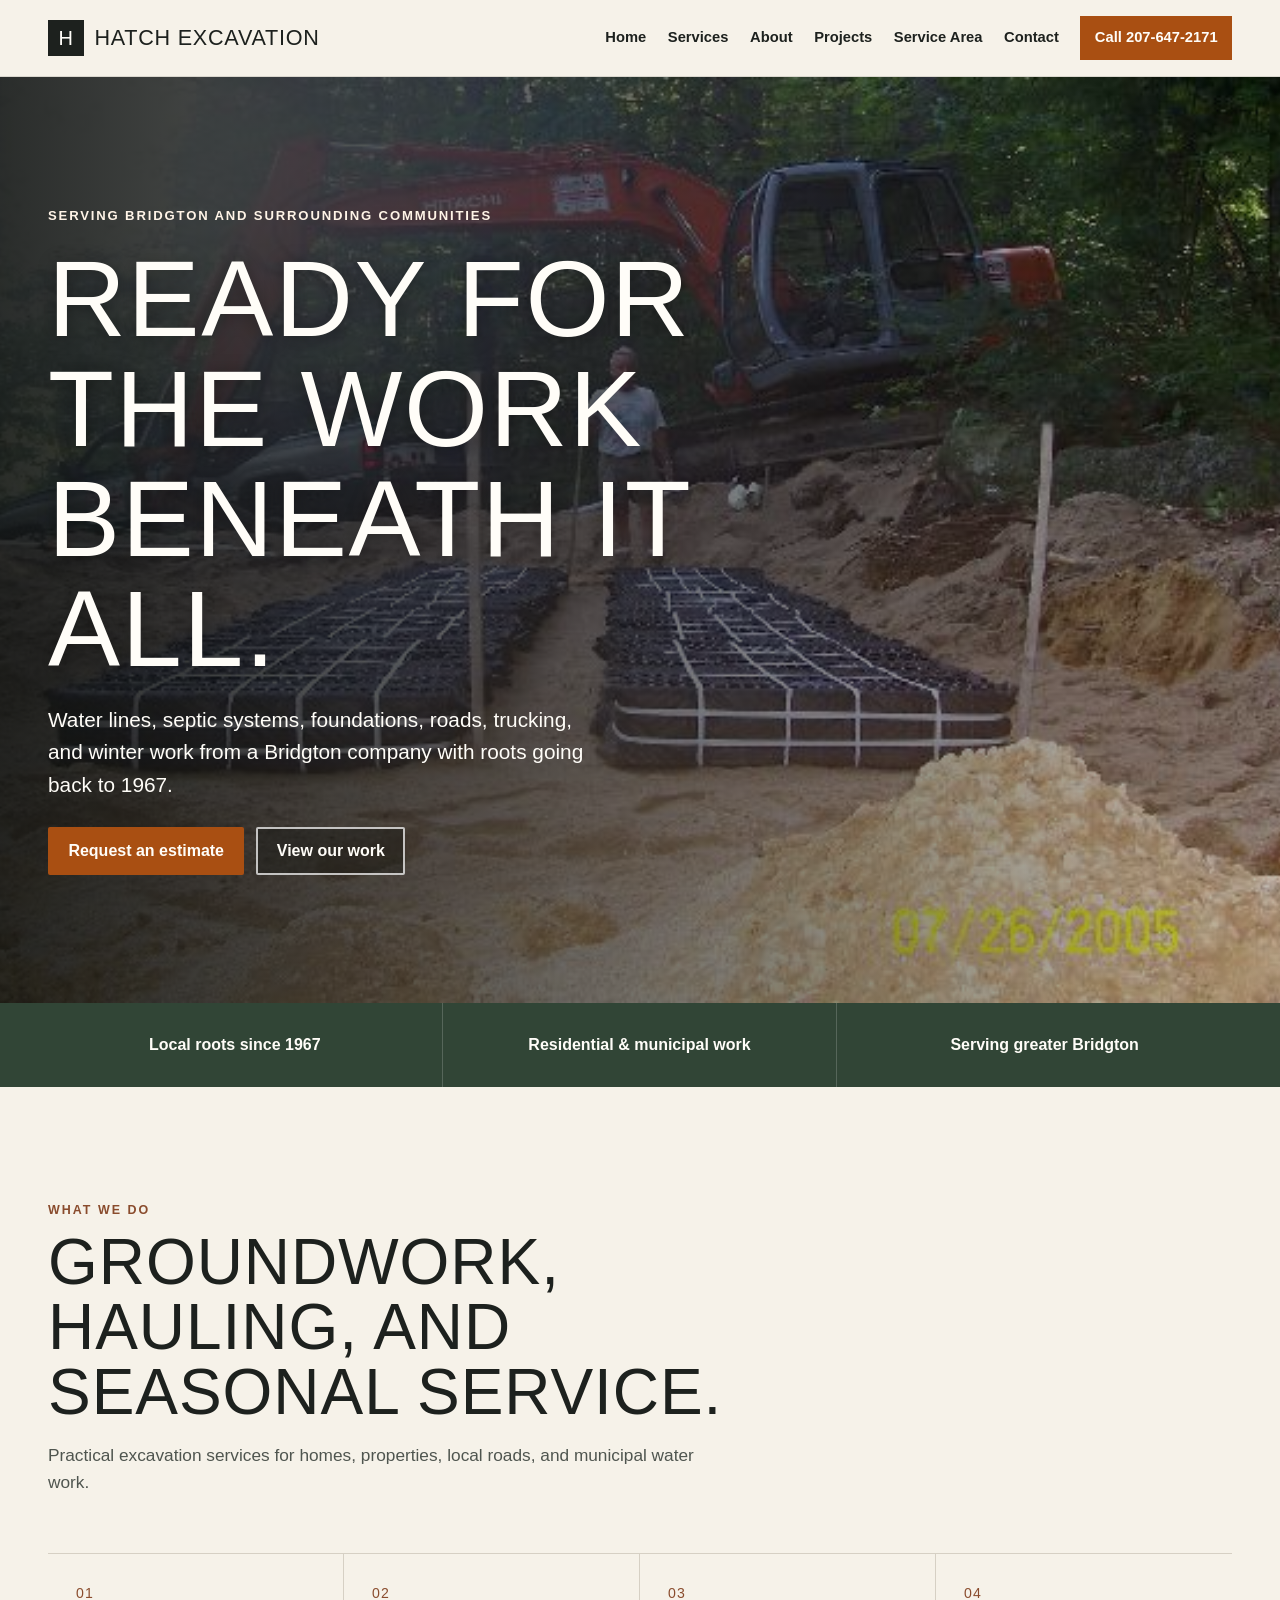
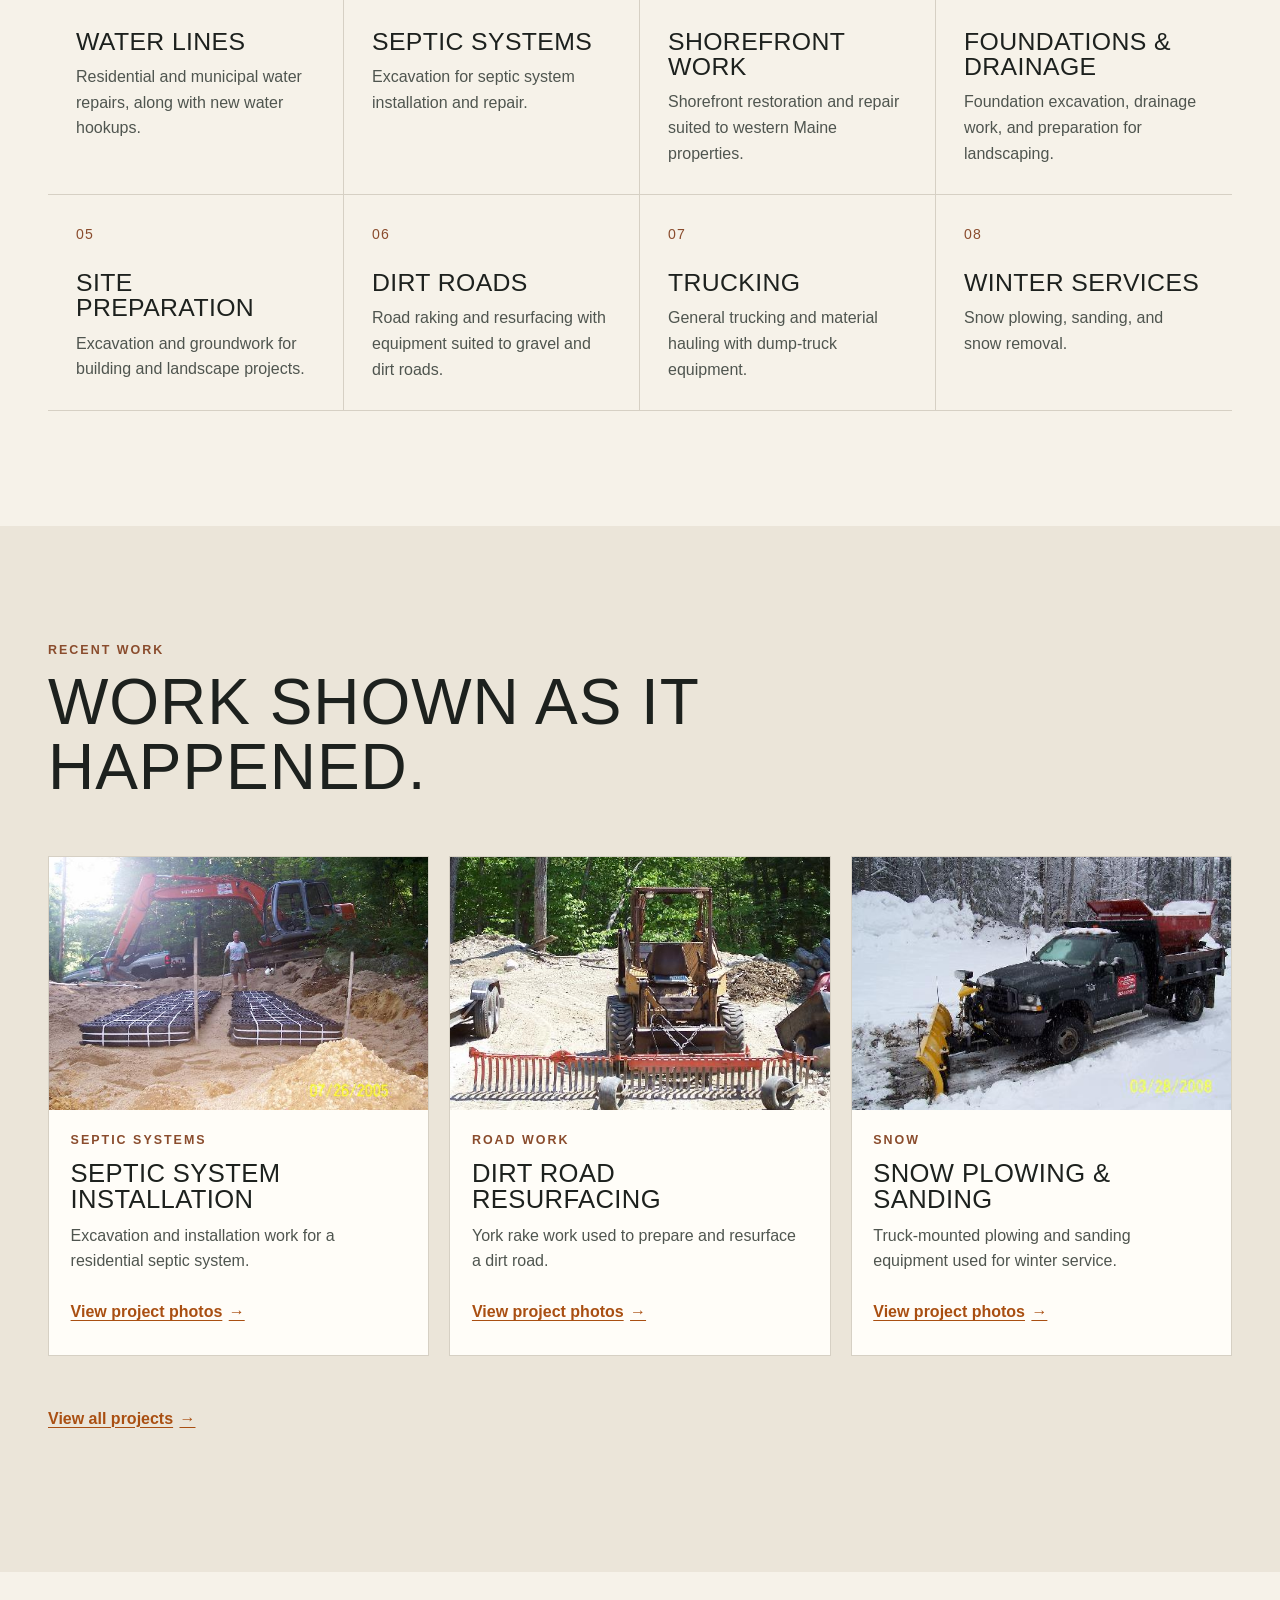
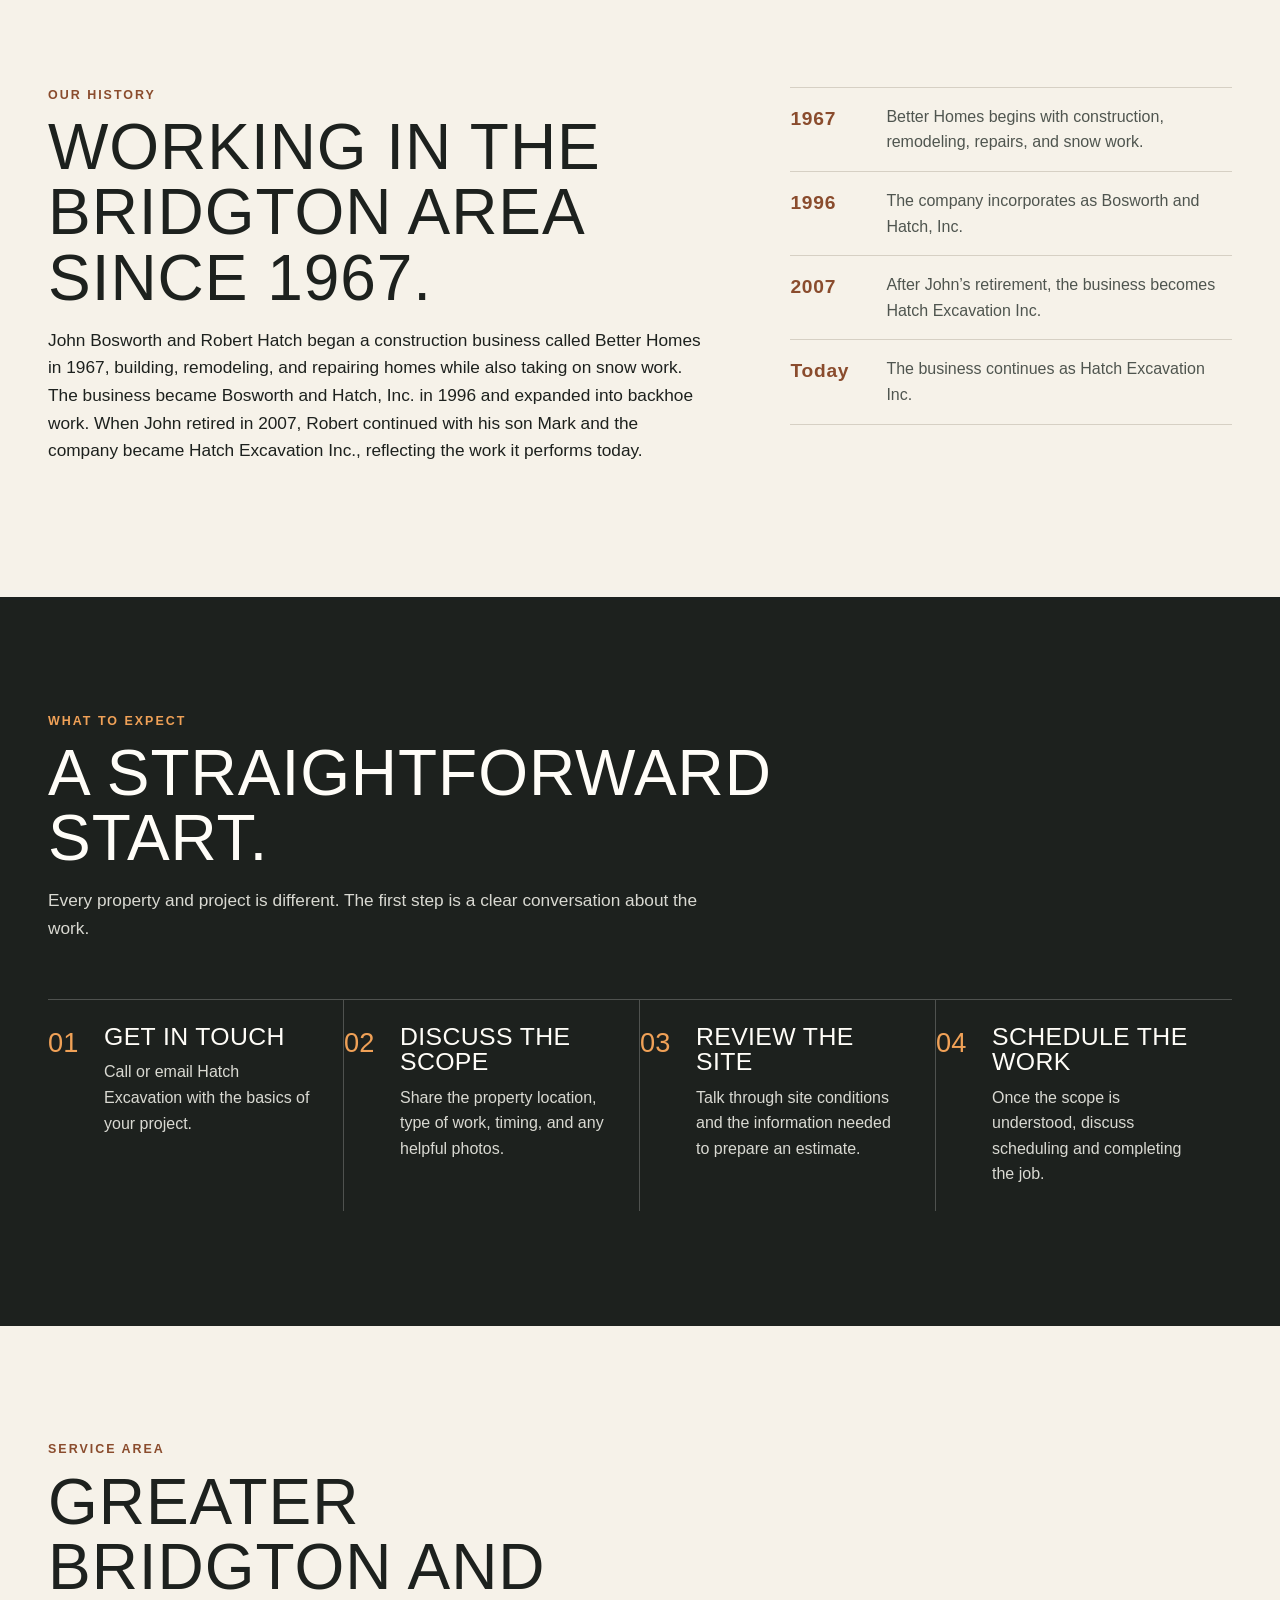
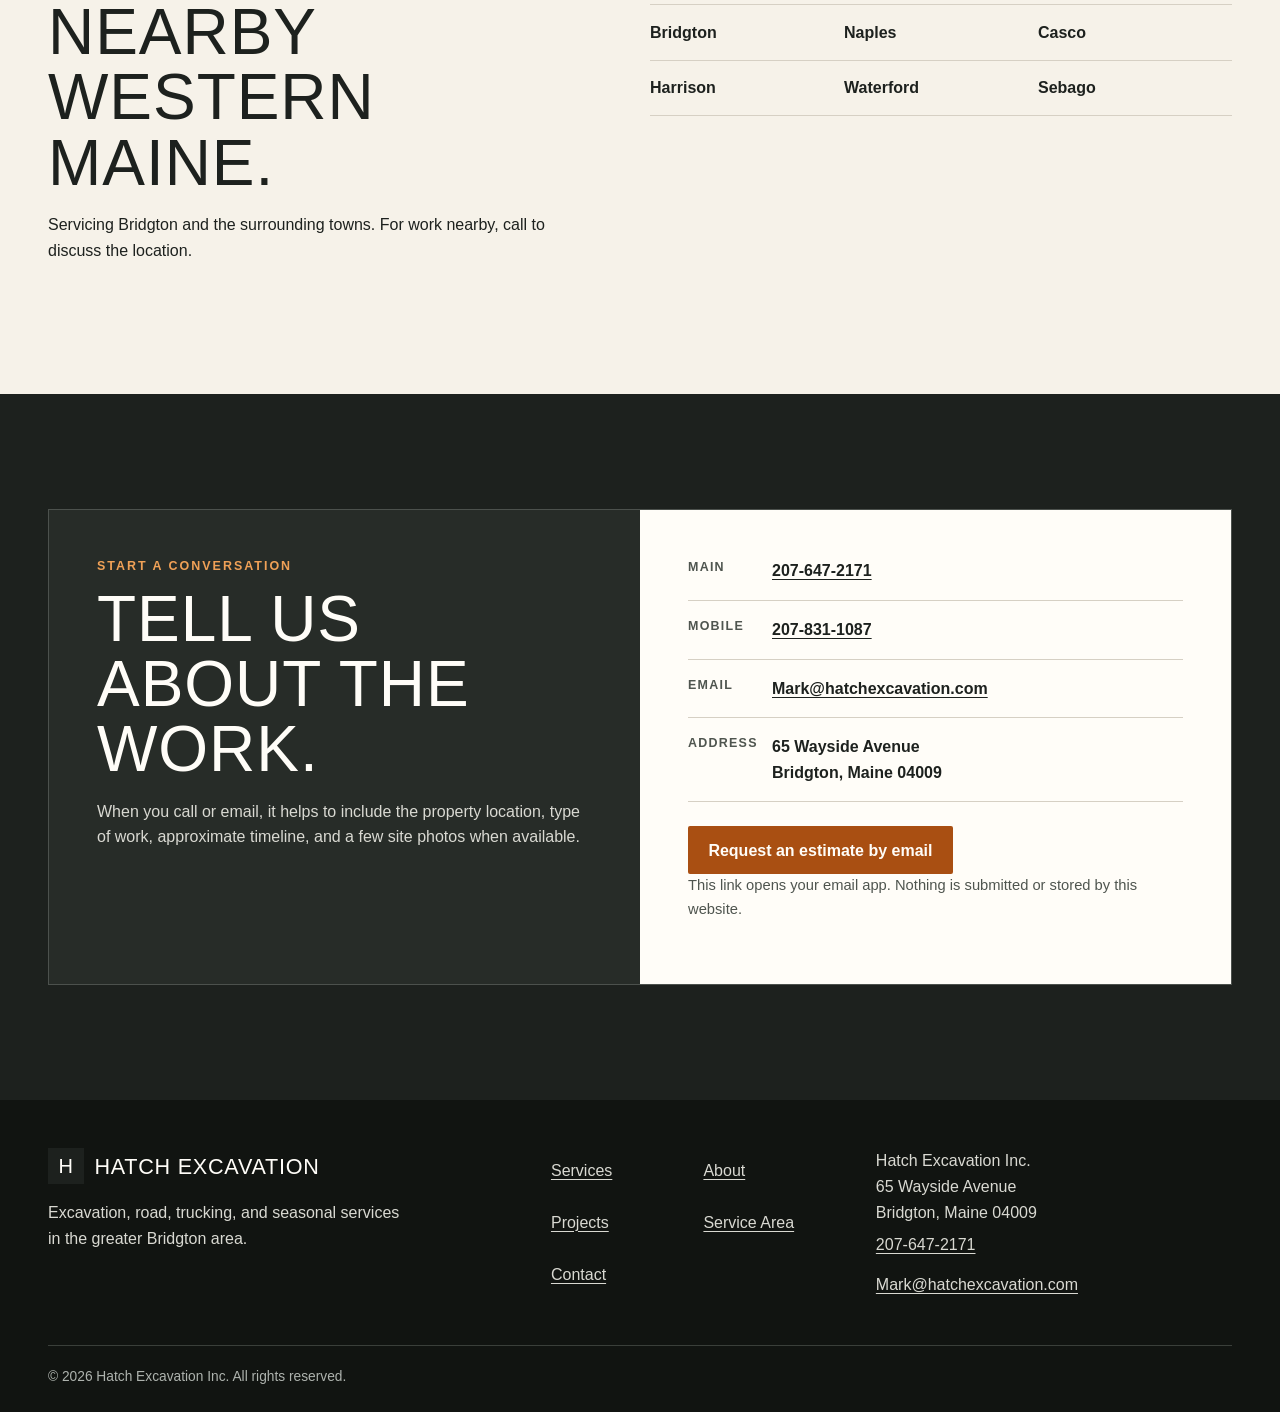
<file: index.html>
<!doctype html>
<html lang="en">
<head>
  <meta charset="utf-8">
  <meta name="viewport" content="width=device-width, initial-scale=1">
  <title>Hatch Excavation | Excavation Services in Bridgton, Maine</title>
  <meta name="description" content="Hatch Excavation provides water, septic, shorefront, foundation, road, trucking, and winter services in Bridgton and nearby western Maine communities.">
  <link rel="canonical" href="https://hatchexcavation.com/">
  <meta property="og:type" content="website">
  <meta property="og:title" content="Hatch Excavation | Bridgton, Maine">
  <meta property="og:description" content="Excavation, septic, road, trucking, and seasonal services for the greater Bridgton area.">
  <meta property="og:url" content="https://hatchexcavation.com/">
  <meta property="og:image" content="https://hatchexcavation.com/assets/images/brand/social-preview.jpg">
  <meta property="og:image:alt" content="Hatch Excavation equipment installing a septic system in western Maine">
  <meta name="twitter:card" content="summary_large_image">
  <meta name="theme-color" content="#1d211e">
  <link rel="icon" href="assets/images/brand/favicon.svg" type="image/svg+xml">
  <script>document.documentElement.classList.add("js");</script>
  <link rel="stylesheet" href="assets/css/styles.css">
  <script type="application/ld+json">
  {
    "@context": "https://schema.org",
    "@type": "GeneralContractor",
    "name": "Hatch Excavation Inc.",
    "url": "https://hatchexcavation.com/",
    "telephone": "+1-207-647-2171",
    "email": "Mark@hatchexcavation.com",
    "address": {
      "@type": "PostalAddress",
      "streetAddress": "65 Wayside Avenue",
      "addressLocality": "Bridgton",
      "addressRegion": "ME",
      "postalCode": "04009",
      "addressCountry": "US"
    },
    "areaServed": ["Bridgton", "Naples", "Casco", "Harrison", "Waterford", "Sebago"]
  }
  </script>
</head>
<body>
  <a class="skip-link" href="#main-content">Skip to main content</a>
  <header class="site-header">
    <div class="container site-header__inner">
      <a class="brand" href="index.html" aria-label="Hatch Excavation home">
        <span class="brand__mark" aria-hidden="true">H</span>
        <span>Hatch Excavation</span>
      </a>
      <button class="menu-button" type="button" aria-expanded="false" aria-controls="site-navigation" aria-label="Open navigation" data-menu-button>
        <span></span><span></span><span></span>
      </button>
      <nav class="site-nav" id="site-navigation" aria-label="Main navigation" data-navigation>
        <ul>
          <li><a href="index.html">Home</a></li>
          <li><a href="#services">Services</a></li>
          <li><a href="#about">About</a></li>
          <li><a href="projects.html">Projects</a></li>
          <li><a href="#service-area">Service Area</a></li>
          <li><a href="#contact">Contact</a></li>
          <li><a class="nav-action" href="tel:+12076472171">Call 207-647-2171</a></li>
        </ul>
      </nav>
    </div>
  </header>

  <main id="main-content">
    <section class="hero" aria-labelledby="hero-title">
      <img class="hero__image" src="assets/images/hero/excavator-septic-system.jpg" alt="Hatch Excavation excavator working on a residential septic system" width="600" height="400" fetchpriority="high">
      <div class="container hero__content">
        <p class="hero__location">Serving Bridgton and surrounding communities</p>
        <h1 id="hero-title">Ready for the work beneath it all.</h1>
        <p class="hero__lede">Water lines, septic systems, foundations, roads, trucking, and winter work from a Bridgton company with roots going back to 1967.</p>
        <div class="hero__actions">
          <a class="button button--primary" href="#contact">Request an estimate</a>
          <a class="button button--secondary" href="projects.html">View our work</a>
        </div>
      </div>
    </section>

    <aside class="trust-strip" aria-label="Company highlights">
      <div class="container">
        <ul class="trust-list">
          <li>Local roots since 1967</li>
          <li>Residential &amp; municipal work</li>
          <li>Serving greater Bridgton</li>
        </ul>
      </div>
    </aside>

    <section class="section" id="services" aria-labelledby="services-title">
      <div class="container">
        <div class="section-heading">
          <p class="eyebrow">What we do</p>
          <h2 id="services-title">Groundwork, hauling, and seasonal service.</h2>
          <p>Practical excavation services for homes, properties, local roads, and municipal water work.</p>
        </div>
        <div class="services-grid">
          <article class="service">
            <span class="service__number">01</span>
            <h3>Water Lines</h3>
            <p>Residential and municipal water repairs, along with new water hookups.</p>
          </article>
          <article class="service">
            <span class="service__number">02</span>
            <h3>Septic Systems</h3>
            <p>Excavation for septic system installation and repair.</p>
          </article>
          <article class="service">
            <span class="service__number">03</span>
            <h3>Shorefront Work</h3>
            <p>Shorefront restoration and repair suited to western Maine properties.</p>
          </article>
          <article class="service">
            <span class="service__number">04</span>
            <h3>Foundations &amp; Drainage</h3>
            <p>Foundation excavation, drainage work, and preparation for landscaping.</p>
          </article>
          <article class="service">
            <span class="service__number">05</span>
            <h3>Site Preparation</h3>
            <p>Excavation and groundwork for building and landscape projects.</p>
          </article>
          <article class="service">
            <span class="service__number">06</span>
            <h3>Dirt Roads</h3>
            <p>Road raking and resurfacing with equipment suited to gravel and dirt roads.</p>
          </article>
          <article class="service">
            <span class="service__number">07</span>
            <h3>Trucking</h3>
            <p>General trucking and material hauling with dump-truck equipment.</p>
          </article>
          <article class="service">
            <span class="service__number">08</span>
            <h3>Winter Services</h3>
            <p>Snow plowing, sanding, and snow removal.</p>
          </article>
        </div>
      </div>
    </section>

    <section class="section section--stone" aria-labelledby="projects-title">
      <div class="container">
        <div class="section-heading">
          <p class="eyebrow">Recent work</p>
          <h2 id="projects-title">Work shown as it happened.</h2>
        </div>
        <div class="projects-grid" data-featured-projects aria-live="polite">
          <p class="empty-state">Loading project photos…</p>
        </div>
        <noscript>
          <p class="empty-state">JavaScript is needed to display the photo gallery. You can still <a href="#contact">contact Hatch Excavation</a> about your project.</p>
        </noscript>
        <p class="section-cta"><a class="text-link" href="projects.html">View all projects <span aria-hidden="true">→</span></a></p>
      </div>
    </section>

    <section class="section" id="about" aria-labelledby="about-title">
      <div class="container history-grid">
        <div class="history-copy">
          <p class="eyebrow">Our history</p>
          <h2 id="about-title">Working in the Bridgton area since 1967.</h2>
          <p>John Bosworth and Robert Hatch began a construction business called Better Homes in 1967, building, remodeling, and repairing homes while also taking on snow work. The business became Bosworth and Hatch, Inc. in 1996 and expanded into backhoe work. When John retired in 2007, Robert continued with his son Mark and the company became Hatch Excavation Inc., reflecting the work it performs today.</p>
        </div>
        <ol class="timeline" aria-label="Company timeline">
          <li><strong>1967</strong><span>Better Homes begins with construction, remodeling, repairs, and snow work.</span></li>
          <li><strong>1996</strong><span>The company incorporates as Bosworth and Hatch, Inc.</span></li>
          <li><strong>2007</strong><span>After John’s retirement, the business becomes Hatch Excavation Inc.</span></li>
          <li><strong>Today</strong><span>The business continues as Hatch Excavation Inc.</span></li>
        </ol>
      </div>
    </section>

    <section class="section section--dark" aria-labelledby="process-title">
      <div class="container">
        <div class="section-heading">
          <p class="eyebrow">What to expect</p>
          <h2 id="process-title">A straightforward start.</h2>
          <p>Every property and project is different. The first step is a clear conversation about the work.</p>
        </div>
        <ol class="process-list">
          <li><h3>Get in touch</h3><p>Call or email Hatch Excavation with the basics of your project.</p></li>
          <li><h3>Discuss the scope</h3><p>Share the property location, type of work, timing, and any helpful photos.</p></li>
          <li><h3>Review the site</h3><p>Talk through site conditions and the information needed to prepare an estimate.</p></li>
          <li><h3>Schedule the work</h3><p>Once the scope is understood, discuss scheduling and completing the job.</p></li>
        </ol>
      </div>
    </section>

    <section class="section" id="service-area" aria-labelledby="area-title">
      <div class="container service-area-grid">
        <div>
          <p class="eyebrow">Service area</p>
          <h2 id="area-title">Greater Bridgton and nearby western Maine.</h2>
          <p>Servicing Bridgton and the surrounding towns. For work nearby, call to discuss the location.</p>
        </div>
        <ul class="town-list">
          <li>Bridgton</li>
          <li>Naples</li>
          <li>Casco</li>
          <li>Harrison</li>
          <li>Waterford</li>
          <li>Sebago</li>
        </ul>
      </div>
    </section>

    <section class="section section--dark" id="contact" aria-labelledby="contact-title">
      <div class="container">
        <div class="contact-panel">
          <div class="contact-panel__intro">
            <p class="eyebrow">Start a conversation</p>
            <h2 id="contact-title">Tell us about the work.</h2>
            <p>When you call or email, it helps to include the property location, type of work, approximate timeline, and a few site photos when available.</p>
          </div>
          <div class="contact-panel__details">
            <dl class="contact-list">
              <div><dt>Main</dt><dd><a href="tel:+12076472171">207-647-2171</a></dd></div>
              <div><dt>Mobile</dt><dd><a href="tel:+12078311087">207-831-1087</a></dd></div>
              <div><dt>Email</dt><dd><a href="mailto:Mark@hatchexcavation.com?subject=Project%20inquiry">Mark@hatchexcavation.com</a></dd></div>
              <!-- TODO(owner): confirm whether the public business address remains 65 Wayside Avenue; a recent municipal listing uses 80 Wayside Avenue. -->
              <div><dt>Address</dt><dd>65 Wayside Avenue<br>Bridgton, Maine 04009</dd></div>
            </dl>
            <a class="button button--primary" href="mailto:Mark@hatchexcavation.com?subject=Project%20inquiry&amp;body=Property%20location%3A%0AType%20of%20work%3A%0AApproximate%20timeline%3A%0AOther%20details%3A">Request an estimate by email</a>
            <p class="contact-note">This link opens your email app. Nothing is submitted or stored by this website.</p>
          </div>
        </div>
      </div>
    </section>
  </main>

  <footer class="site-footer">
    <div class="container">
      <div class="footer-grid">
        <div class="footer-brand">
          <a class="brand" href="index.html"><span class="brand__mark" aria-hidden="true">H</span><span>Hatch Excavation</span></a>
          <p>Excavation, road, trucking, and seasonal services in the greater Bridgton area.</p>
        </div>
        <nav aria-label="Footer navigation">
          <ul class="footer-nav">
            <li><a href="#services">Services</a></li>
            <li><a href="#about">About</a></li>
            <li><a href="projects.html">Projects</a></li>
            <li><a href="#service-area">Service Area</a></li>
            <li><a href="#contact">Contact</a></li>
          </ul>
        </nav>
        <address class="footer-contact">
          Hatch Excavation Inc.<br>
          65 Wayside Avenue<br>
          Bridgton, Maine 04009<br>
          <a href="tel:+12076472171">207-647-2171</a><br>
          <a href="mailto:Mark@hatchexcavation.com">Mark@hatchexcavation.com</a>
        </address>
      </div>
      <div class="footer-bottom">© <span data-current-year>2026</span> Hatch Excavation Inc. All rights reserved.</div>
    </div>
  </footer>
  <script src="assets/js/main.js" defer></script>
</body>
</html>
</file>
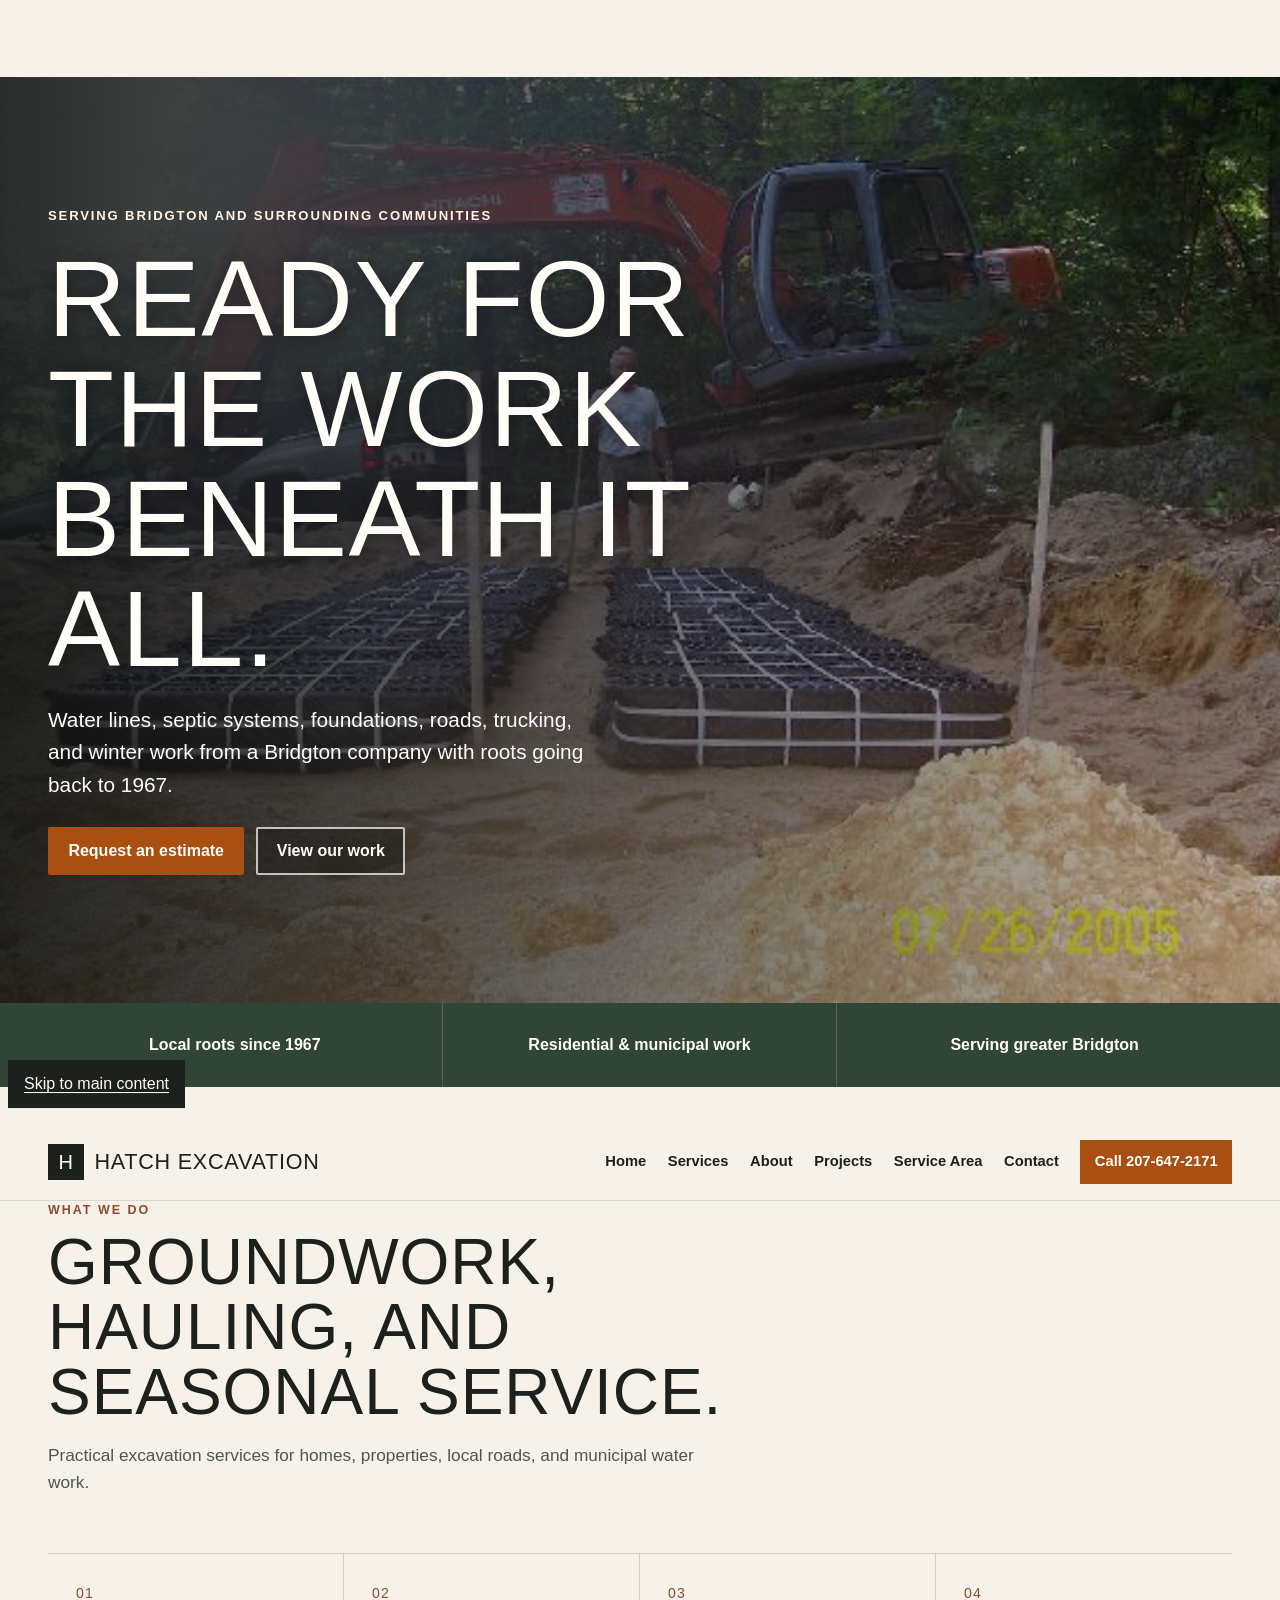
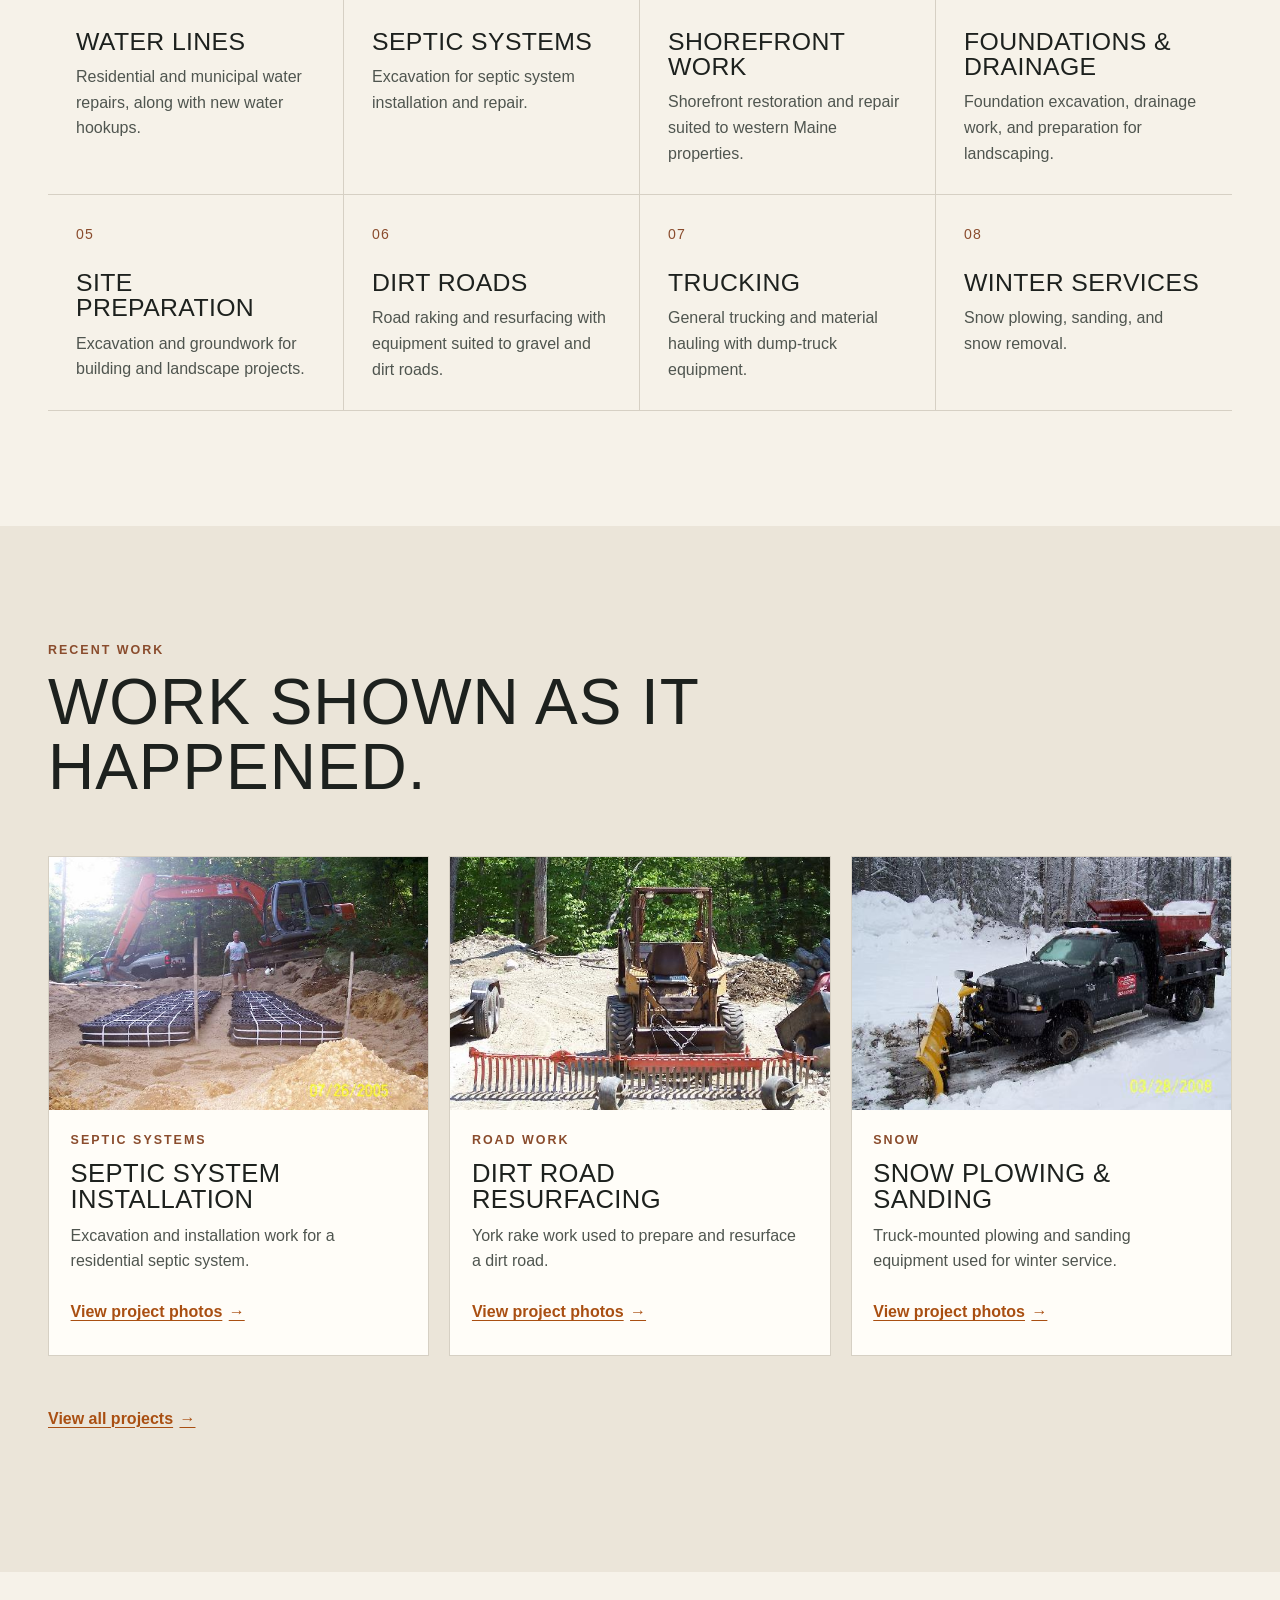
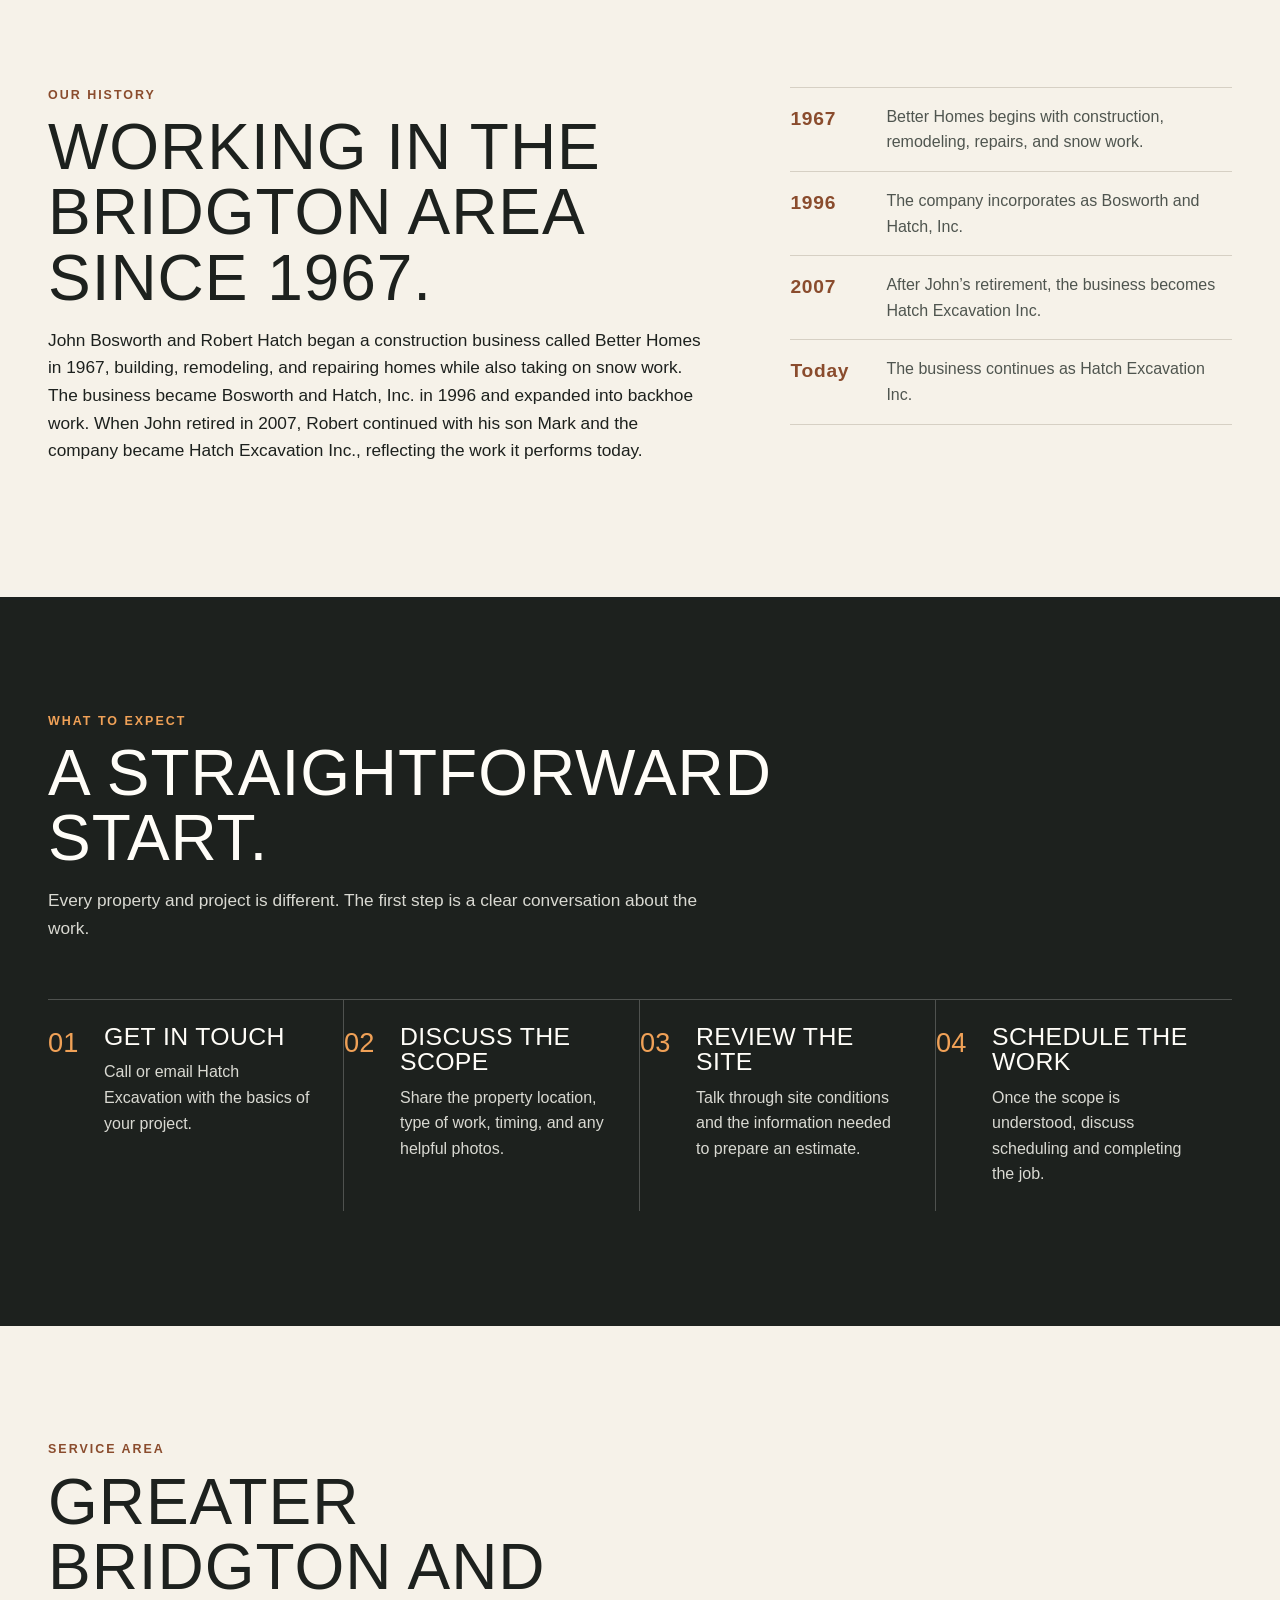
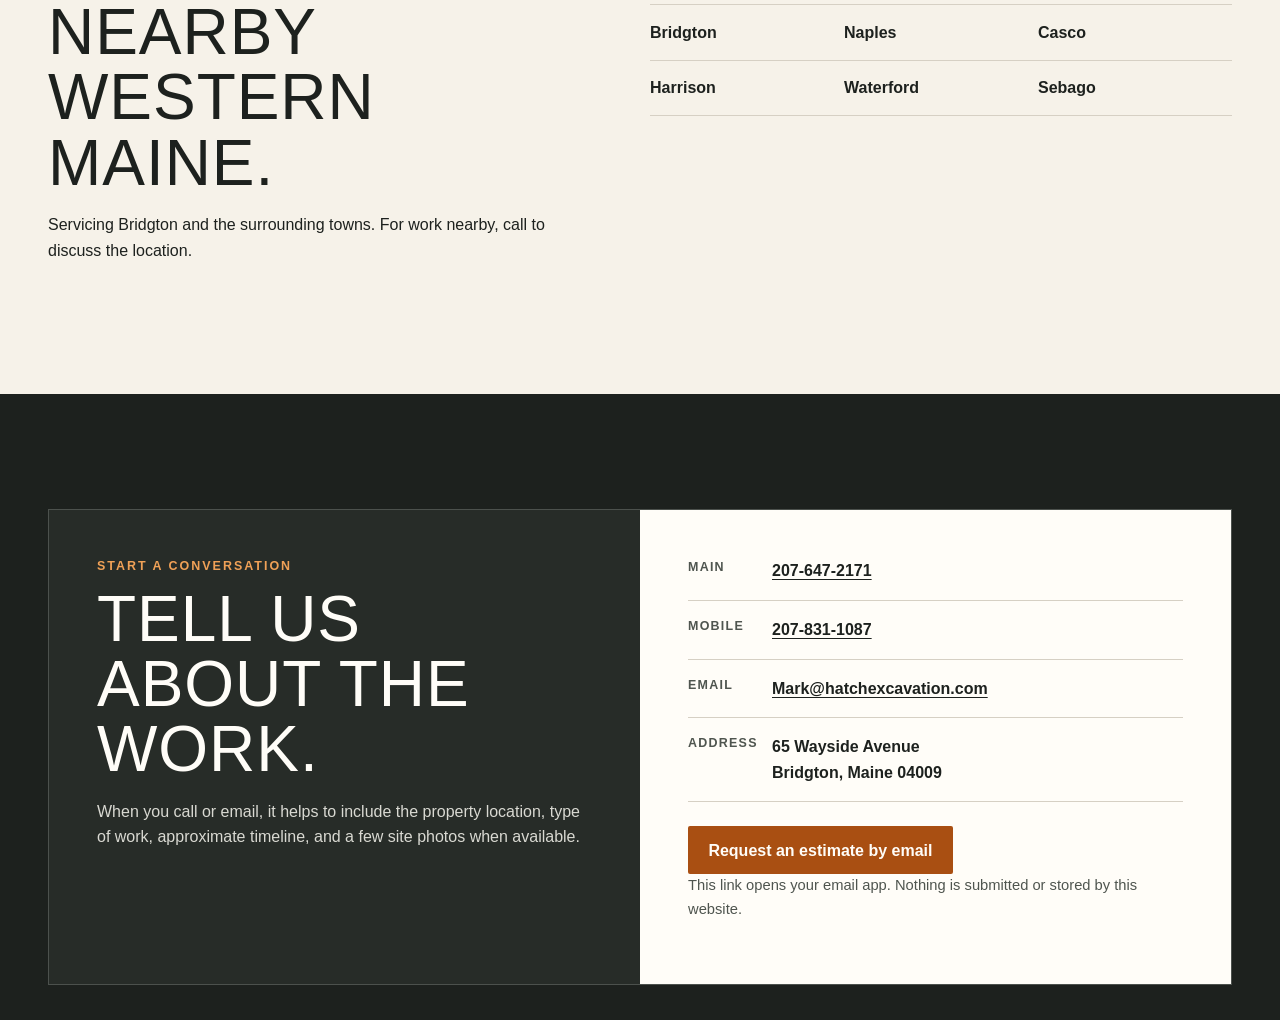
<file: aboutus.html>
<!doctype html>
<html lang="en">
<head>
  <meta charset="utf-8">
  <meta name="viewport" content="width=device-width, initial-scale=1">
  <meta http-equiv="refresh" content="0; url=index.html#about">
  <meta name="robots" content="noindex,follow">
  <title>About Hatch Excavation</title>
  <link rel="canonical" href="https://hatchexcavation.com/#about">
  <link rel="stylesheet" href="assets/css/styles.css">
</head>
<body class="redirect-page">
  <main class="redirect-card">
    <p class="eyebrow">Page moved</p>
    <h1>Our history has a new home.</h1>
    <p>The About page is now part of the main Hatch Excavation website.</p>
    <a class="button button--primary" href="index.html#about">Read about Hatch Excavation</a>
  </main>
</body>
</html>
</file>
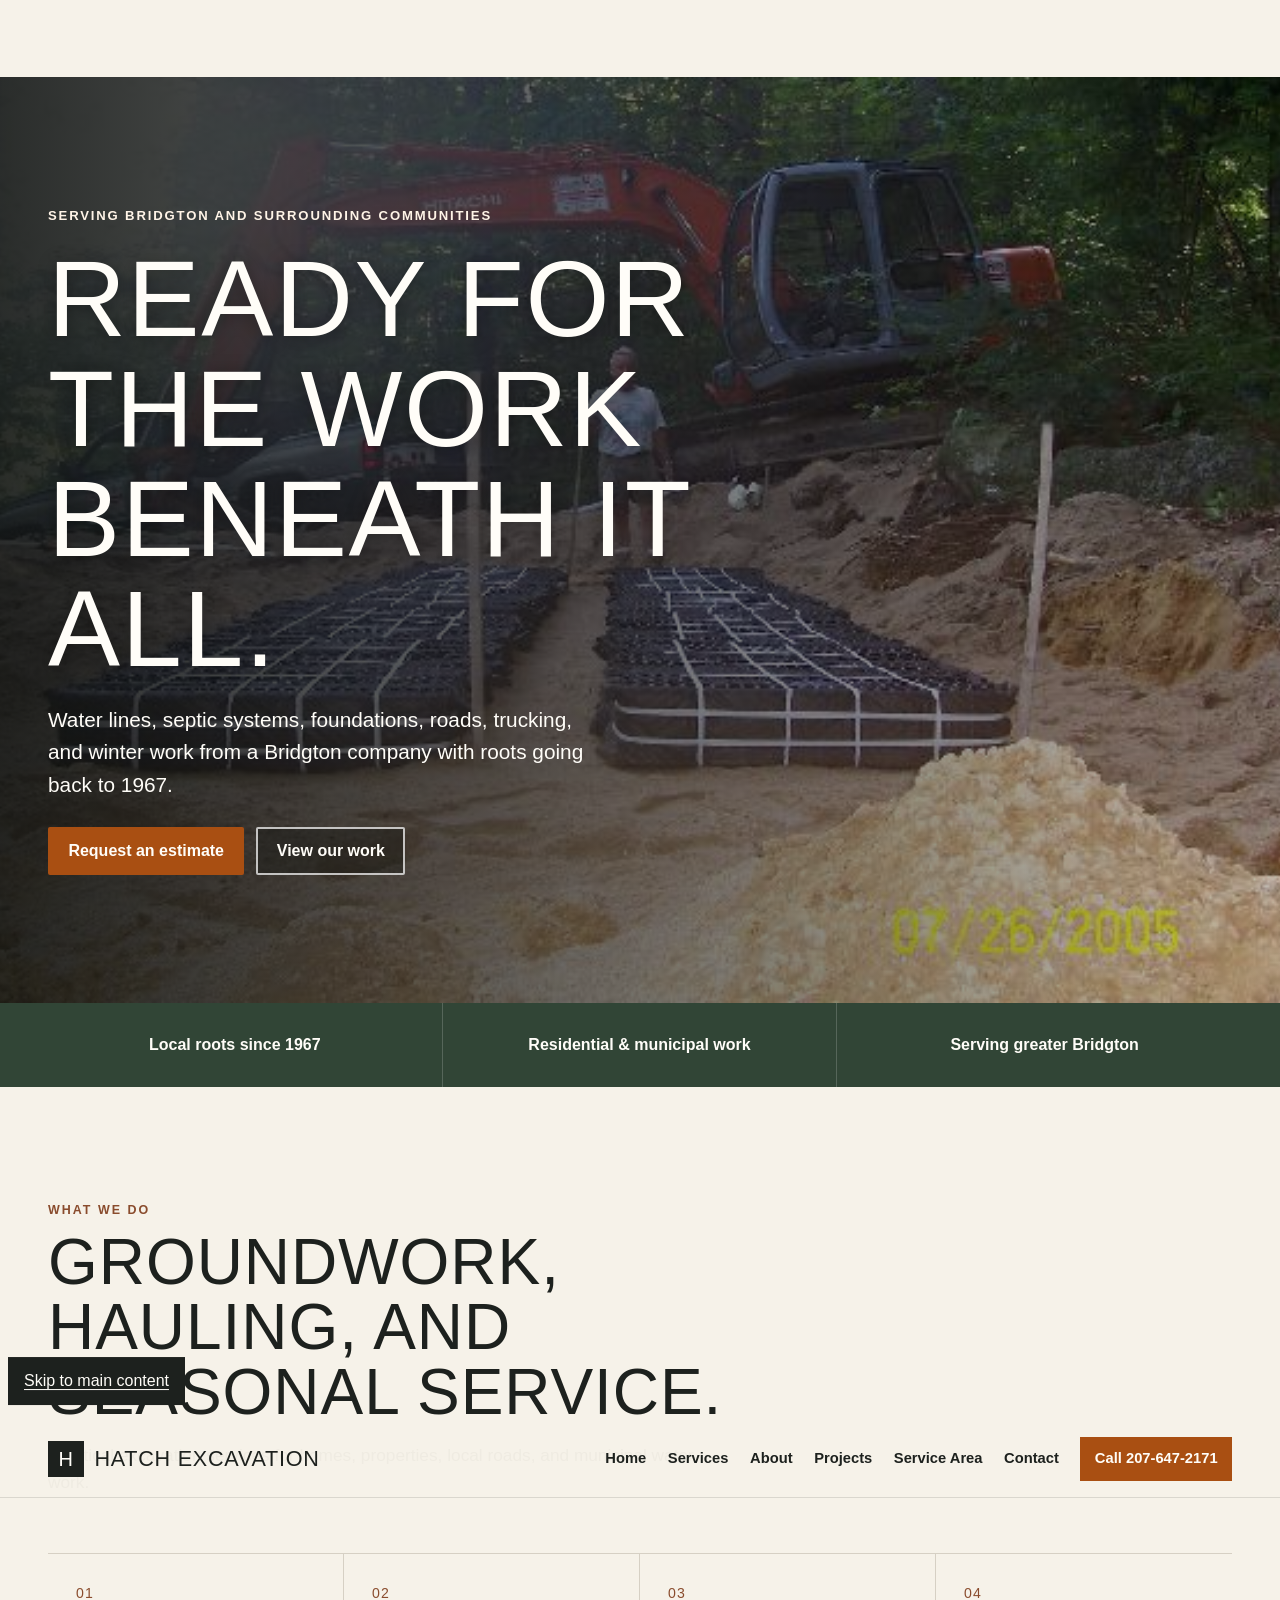
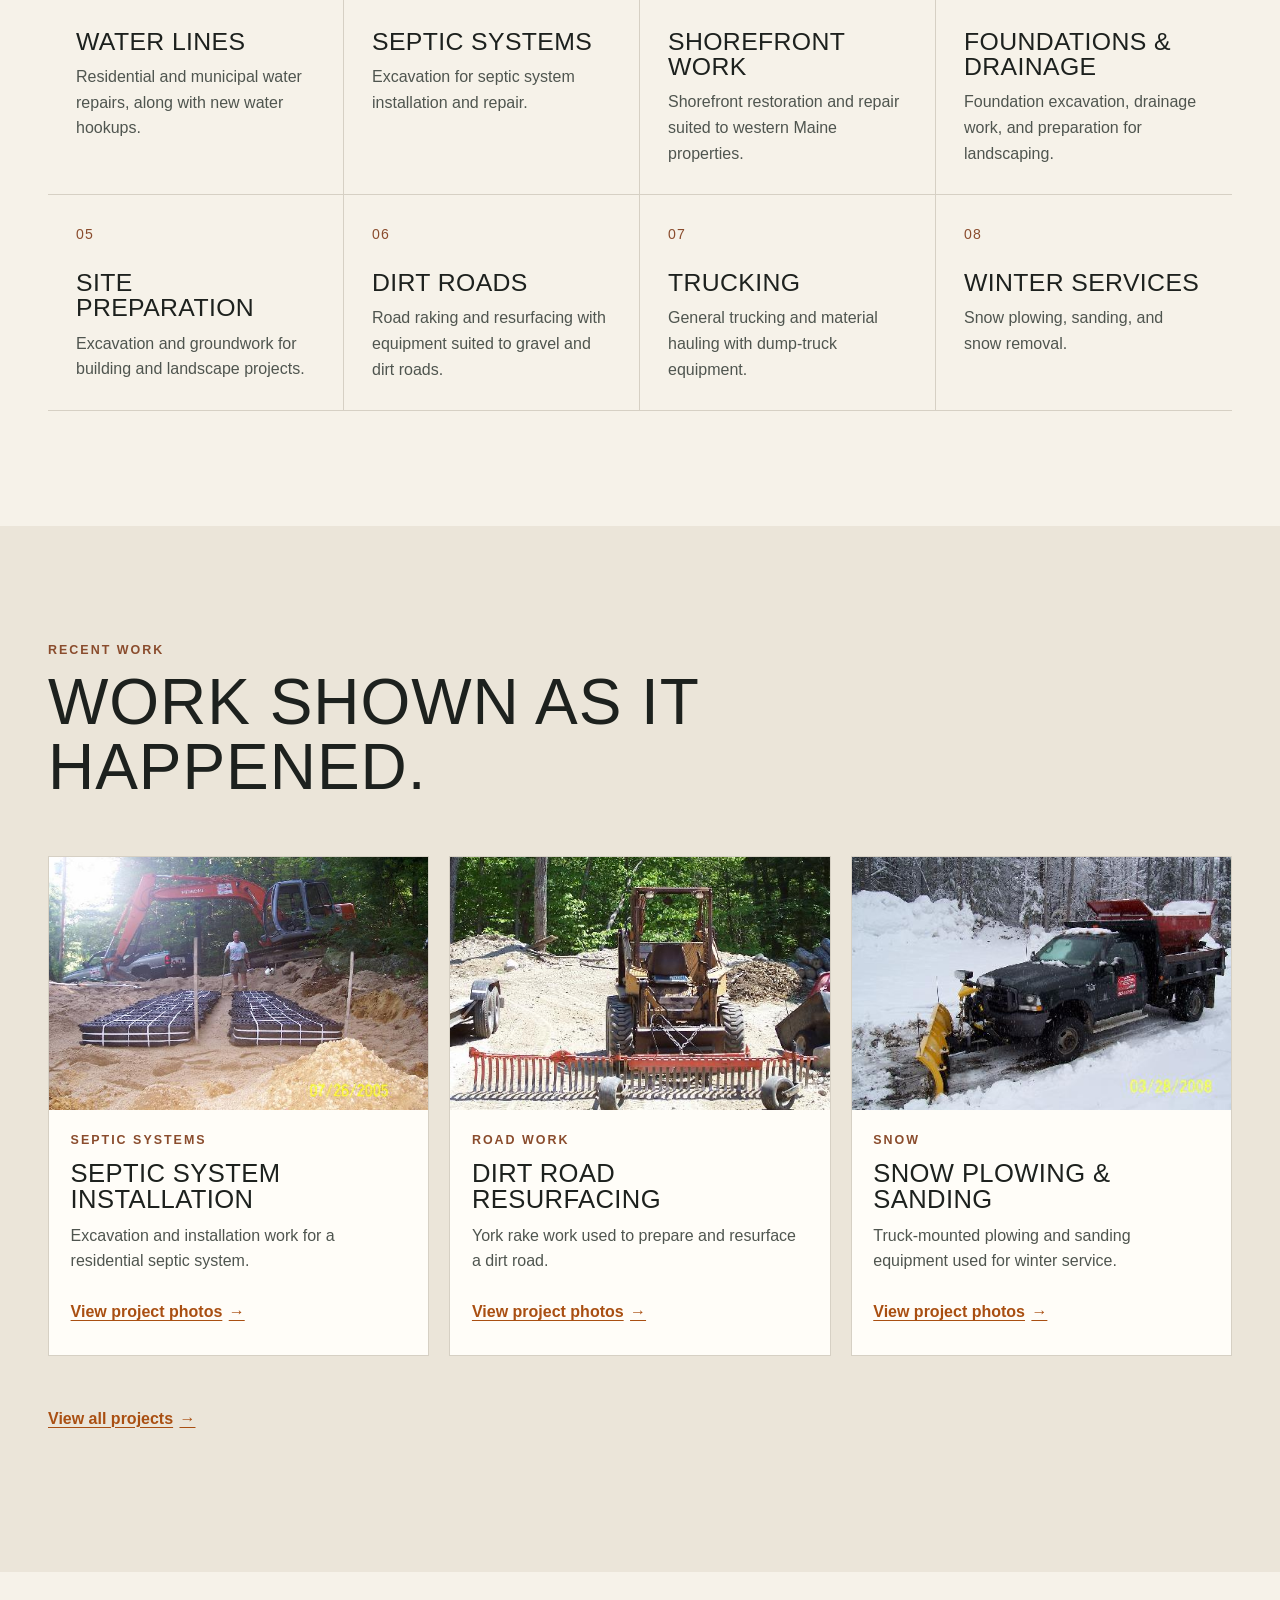
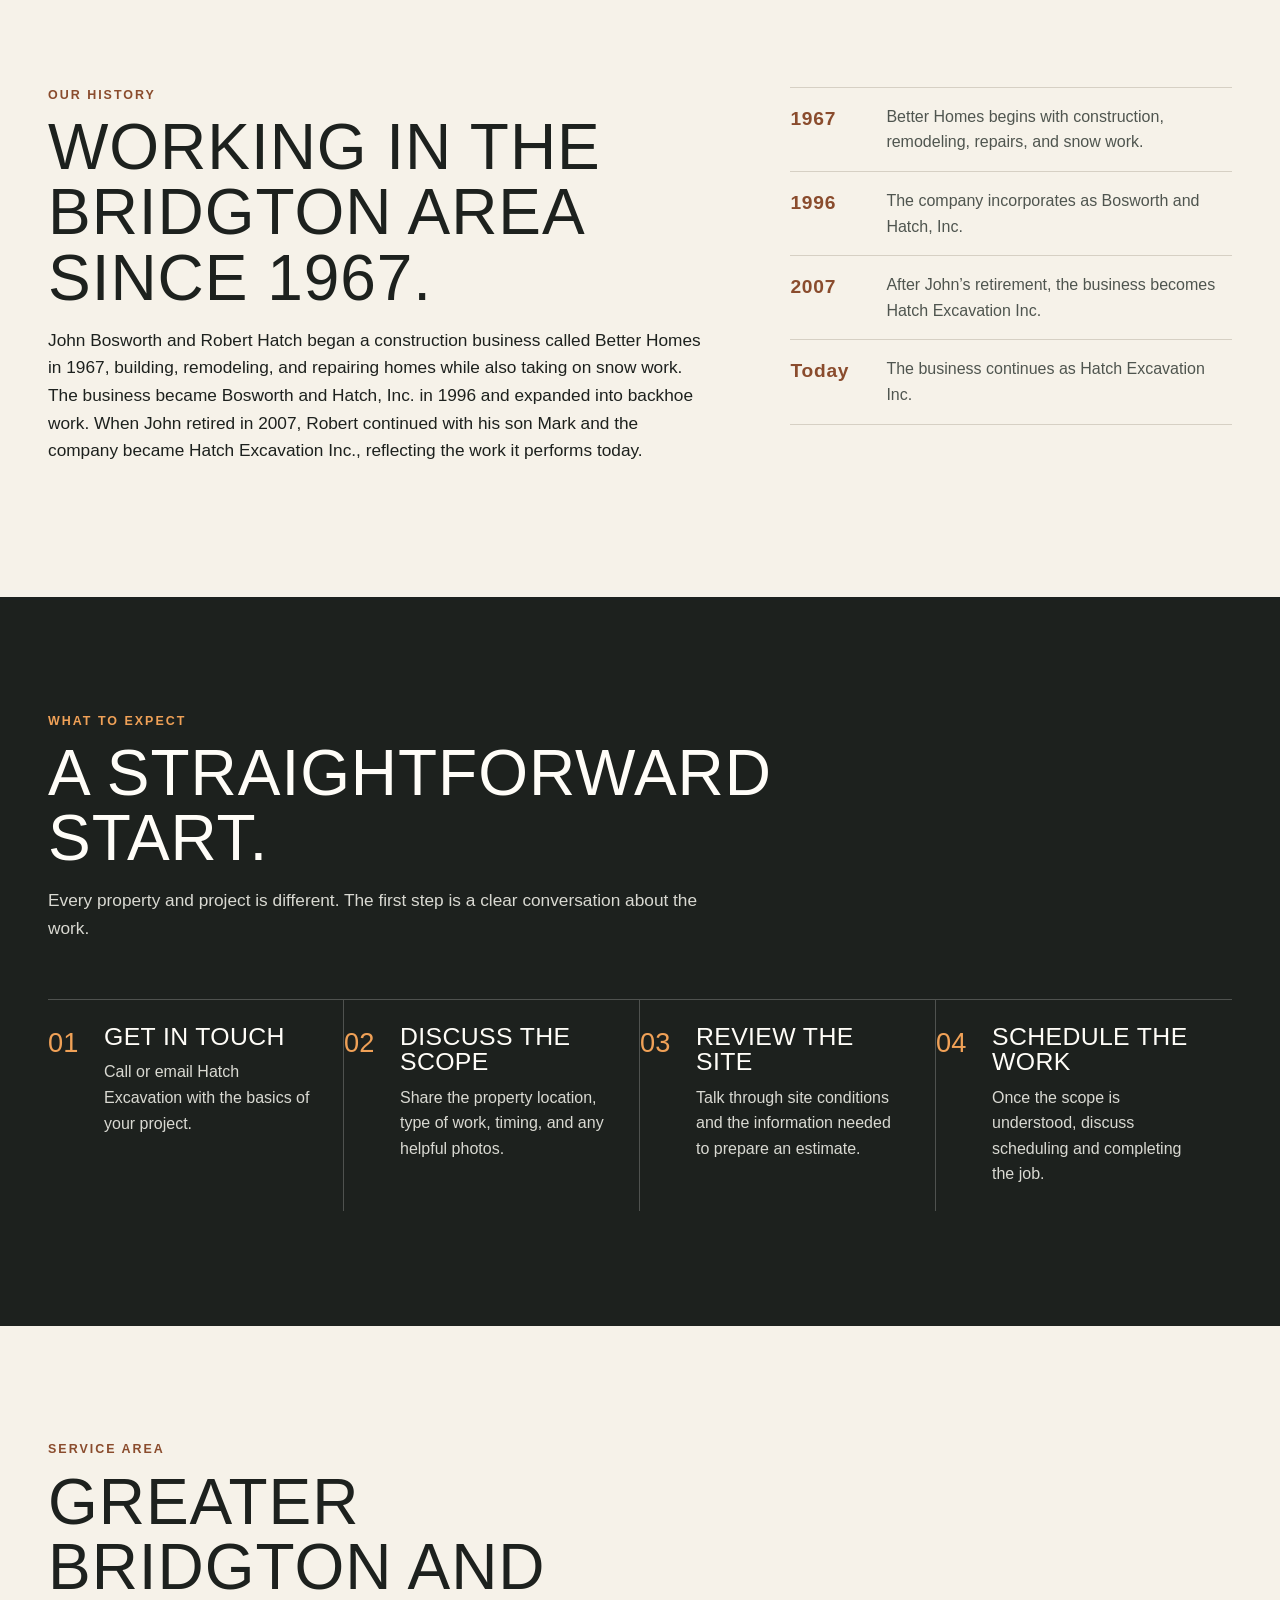
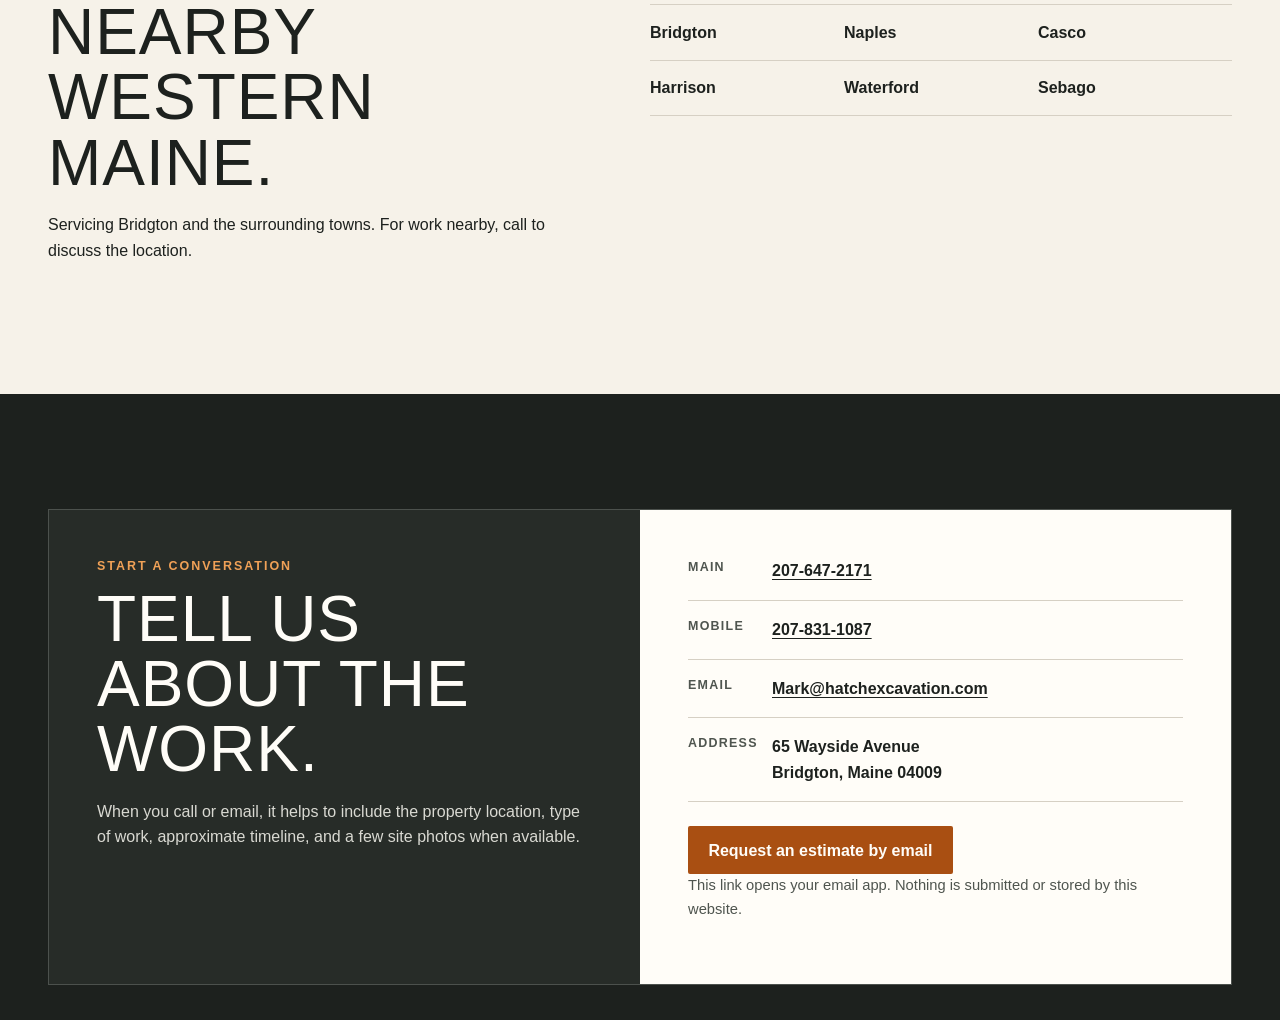
<file: contactus.html>
<!doctype html>
<html lang="en">
<head>
  <meta charset="utf-8">
  <meta name="viewport" content="width=device-width, initial-scale=1">
  <meta http-equiv="refresh" content="0; url=index.html#contact">
  <meta name="robots" content="noindex,follow">
  <title>Contact Hatch Excavation</title>
  <link rel="canonical" href="https://hatchexcavation.com/#contact">
  <link rel="stylesheet" href="assets/css/styles.css">
</head>
<body class="redirect-page">
  <main class="redirect-card">
    <p class="eyebrow">Page moved</p>
    <h1>Contact details have moved.</h1>
    <p>Phone, email, and address information are now on the main website.</p>
    <a class="button button--primary" href="index.html#contact">Contact Hatch Excavation</a>
  </main>
</body>
</html>
</file>
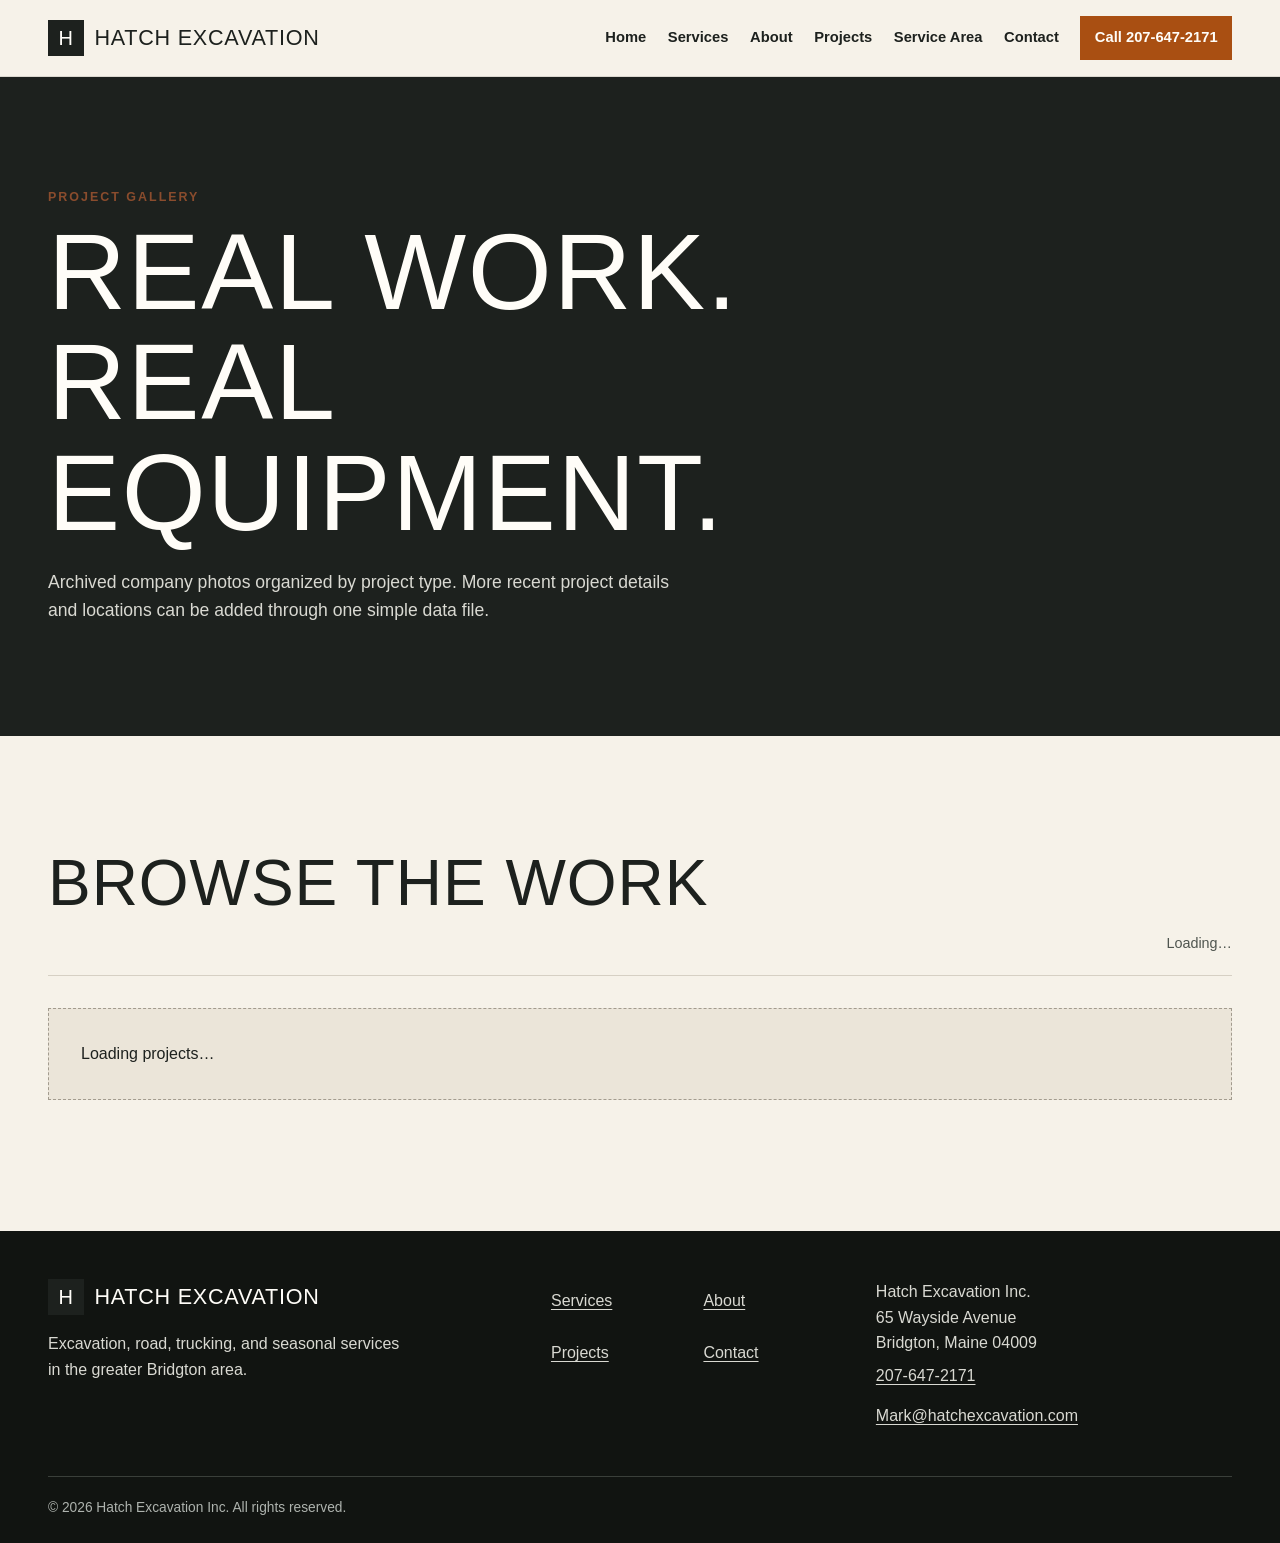
<file: jobphotos.html>
<!doctype html>
<html lang="en">
<head>
  <meta charset="utf-8">
  <meta name="viewport" content="width=device-width, initial-scale=1">
  <meta http-equiv="refresh" content="0; url=projects.html">
  <meta name="robots" content="noindex,follow">
  <title>Hatch Excavation Project Photos</title>
  <link rel="canonical" href="https://hatchexcavation.com/projects.html">
  <link rel="stylesheet" href="assets/css/styles.css">
</head>
<body class="redirect-page">
  <main class="redirect-card">
    <p class="eyebrow">Page moved</p>
    <h1>Project photos have moved.</h1>
    <p>The original job photo page is now a filterable project gallery.</p>
    <a class="button button--primary" href="projects.html">View project photos</a>
  </main>
</body>
</html>
</file>
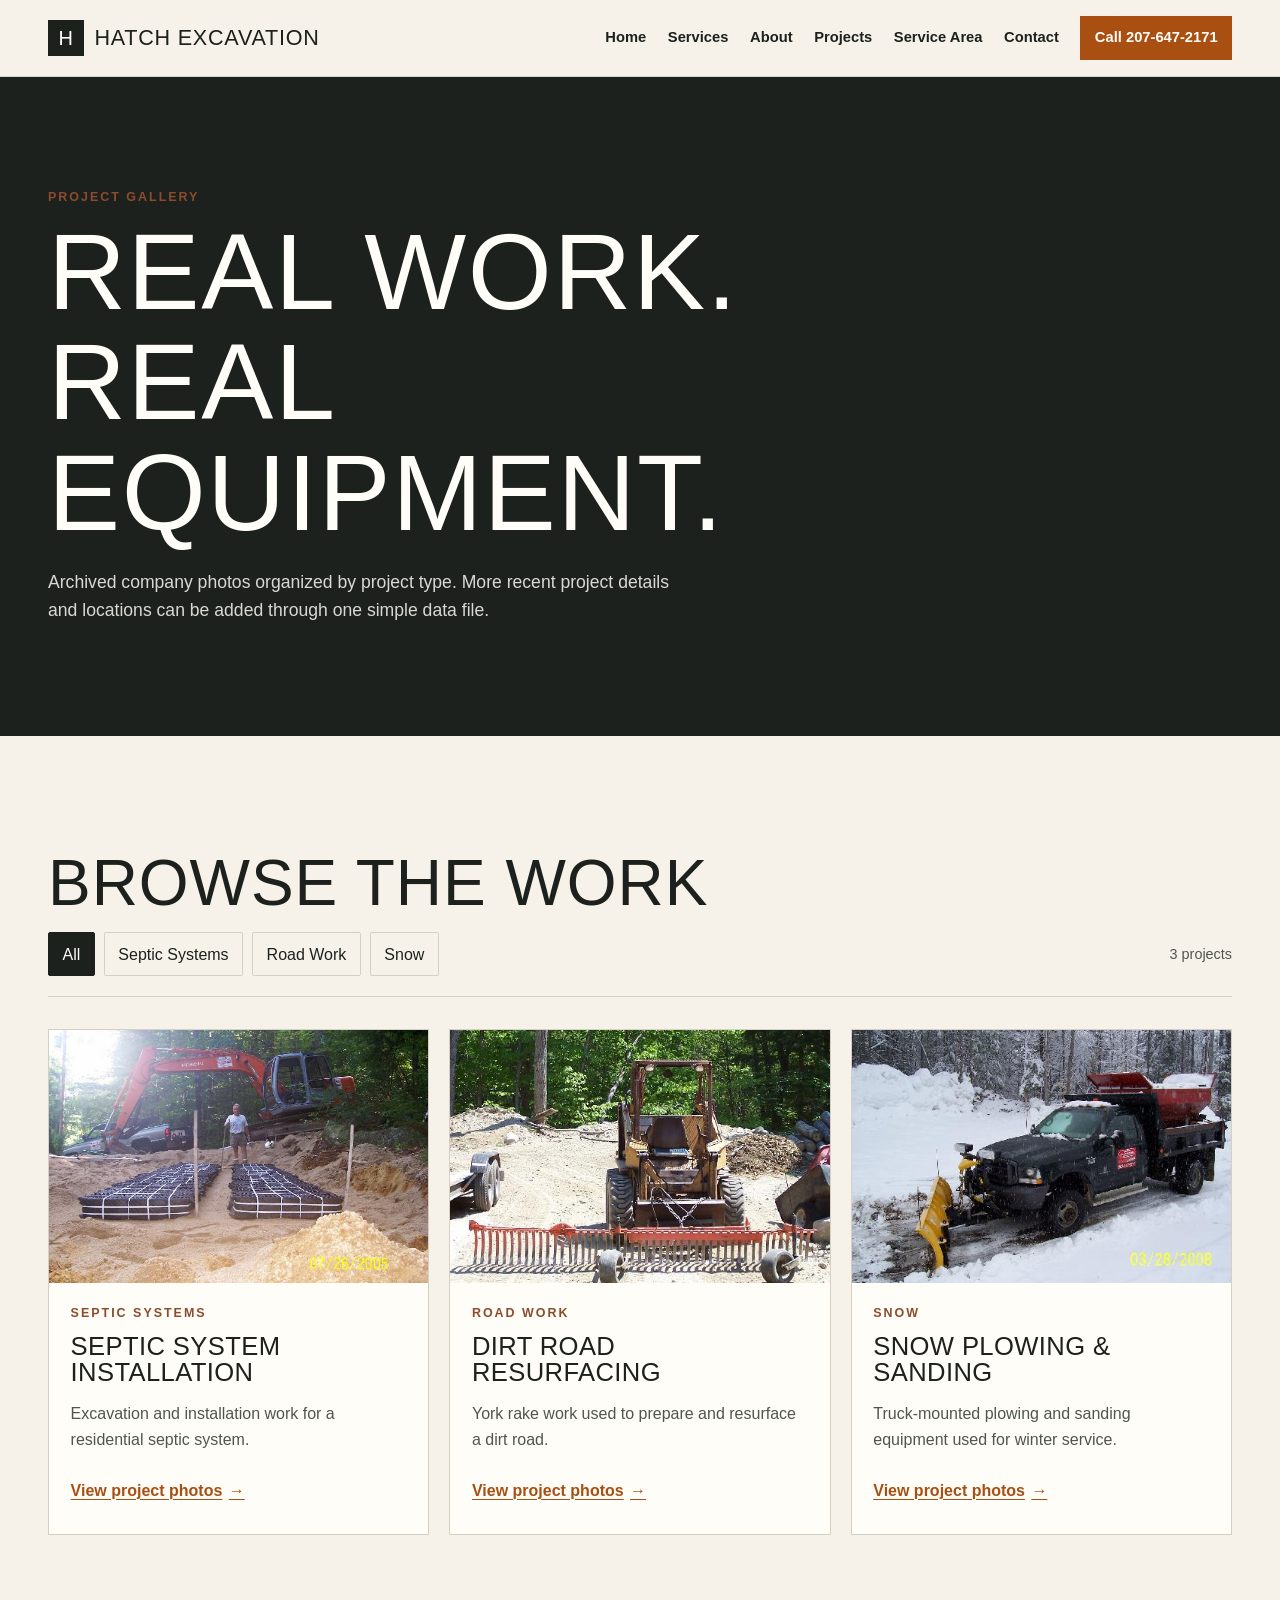
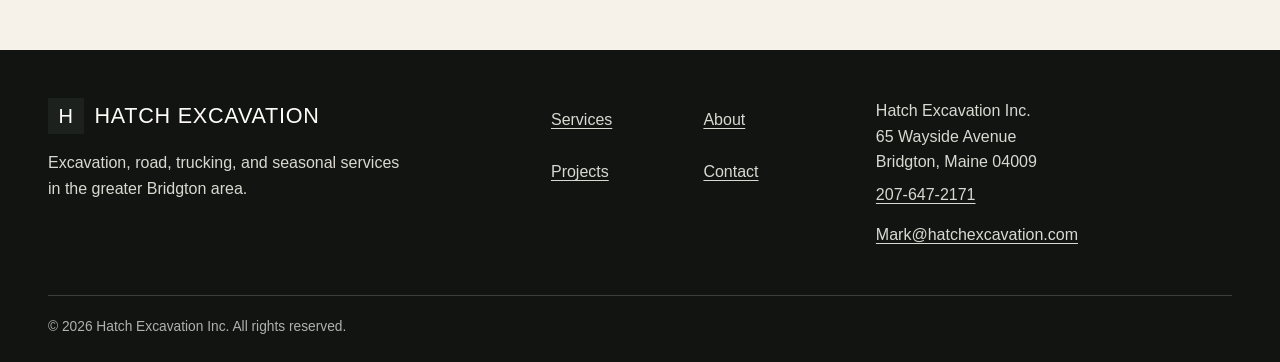
<file: projects.html>
<!doctype html>
<html lang="en">
<head>
  <meta charset="utf-8">
  <meta name="viewport" content="width=device-width, initial-scale=1">
  <title>Project Gallery | Hatch Excavation</title>
  <meta name="description" content="Browse septic, dirt road, and winter service photos from Hatch Excavation in Bridgton, Maine.">
  <link rel="canonical" href="https://hatchexcavation.com/projects.html">
  <meta property="og:type" content="website">
  <meta property="og:title" content="Project Gallery | Hatch Excavation">
  <meta property="og:description" content="Real project and equipment photos from Hatch Excavation in Bridgton, Maine.">
  <meta property="og:url" content="https://hatchexcavation.com/projects.html">
  <meta property="og:image" content="https://hatchexcavation.com/assets/images/brand/social-preview.jpg">
  <meta name="twitter:card" content="summary_large_image">
  <meta name="theme-color" content="#1d211e">
  <link rel="icon" href="assets/images/brand/favicon.svg" type="image/svg+xml">
  <script>document.documentElement.classList.add("js");</script>
  <link rel="stylesheet" href="assets/css/styles.css">
</head>
<body>
  <a class="skip-link" href="#main-content">Skip to main content</a>
  <header class="site-header">
    <div class="container site-header__inner">
      <a class="brand" href="index.html" aria-label="Hatch Excavation home"><span class="brand__mark" aria-hidden="true">H</span><span>Hatch Excavation</span></a>
      <button class="menu-button" type="button" aria-expanded="false" aria-controls="site-navigation" aria-label="Open navigation" data-menu-button><span></span><span></span><span></span></button>
      <nav class="site-nav" id="site-navigation" aria-label="Main navigation" data-navigation>
        <ul>
          <li><a href="index.html">Home</a></li>
          <li><a href="index.html#services">Services</a></li>
          <li><a href="index.html#about">About</a></li>
          <li><a href="projects.html" aria-current="page">Projects</a></li>
          <li><a href="index.html#service-area">Service Area</a></li>
          <li><a href="index.html#contact">Contact</a></li>
          <li><a class="nav-action" href="tel:+12076472171">Call 207-647-2171</a></li>
        </ul>
      </nav>
    </div>
  </header>
  <main id="main-content">
    <header class="page-hero">
      <div class="container">
        <p class="eyebrow">Project gallery</p>
        <h1>Real work. Real equipment.</h1>
        <p>Archived company photos organized by project type. More recent project details and locations can be added through one simple data file.</p>
      </div>
    </header>
    <section class="section" aria-labelledby="gallery-title">
      <div class="container">
        <h2 id="gallery-title">Browse the work</h2>
        <div class="filter-bar">
          <div class="filters" data-project-filters aria-label="Filter projects by category"></div>
          <p class="result-count" data-project-count aria-live="polite">Loading…</p>
        </div>
        <div class="projects-grid" data-project-grid aria-live="polite">
          <p class="empty-state">Loading projects…</p>
        </div>
        <noscript><p class="empty-state">JavaScript is needed to filter and display the project gallery. All company and contact information remains available on the <a href="index.html">home page</a>.</p></noscript>
      </div>
    </section>
  </main>
  <footer class="site-footer">
    <div class="container">
      <div class="footer-grid">
        <div class="footer-brand"><a class="brand" href="index.html"><span class="brand__mark" aria-hidden="true">H</span><span>Hatch Excavation</span></a><p>Excavation, road, trucking, and seasonal services in the greater Bridgton area.</p></div>
        <nav aria-label="Footer navigation"><ul class="footer-nav"><li><a href="index.html#services">Services</a></li><li><a href="index.html#about">About</a></li><li><a href="projects.html">Projects</a></li><li><a href="index.html#contact">Contact</a></li></ul></nav>
        <address class="footer-contact">Hatch Excavation Inc.<br>65 Wayside Avenue<br>Bridgton, Maine 04009<br><a href="tel:+12076472171">207-647-2171</a><br><a href="mailto:Mark@hatchexcavation.com">Mark@hatchexcavation.com</a></address>
      </div>
      <div class="footer-bottom">© <span data-current-year>2026</span> Hatch Excavation Inc. All rights reserved.</div>
    </div>
  </footer>
  <script src="assets/js/main.js" defer></script>
  <script src="assets/js/projects.js" defer></script>
</body>
</html>
</file>
<file: assets/css/styles.css>
:root {
  --ink: #1d211e;
  --ink-soft: #4f554f;
  --paper: #f6f2e9;
  --paper-deep: #ebe5d9;
  --stone: #d6d0c4;
  --forest: #314536;
  --clay: #8a4c2d;
  --amber: #d97824;
  --amber-dark: #a94f12;
  --white: #fffdf8;
  --shadow: 0 12px 32px rgba(29, 33, 30, 0.12);
  --max-width: 74rem;
  --header-height: 4.75rem;
}

*,
*::before,
*::after {
  box-sizing: border-box;
}

html {
  scroll-behavior: smooth;
  scroll-padding-top: calc(var(--header-height) + 1rem);
}

body {
  margin: 0;
  color: var(--ink);
  background: var(--paper);
  font-family: "Arial Narrow", "Roboto Condensed", "Helvetica Neue", Arial, sans-serif;
  font-size: 1rem;
  line-height: 1.6;
  -webkit-font-smoothing: antialiased;
}

body:has(dialog[open]) {
  overflow: hidden;
}

img {
  display: block;
  max-width: 100%;
}

a {
  color: inherit;
  text-decoration-thickness: 0.08em;
  text-underline-offset: 0.18em;
}

button,
input,
textarea,
select {
  font: inherit;
}

button,
a {
  -webkit-tap-highlight-color: transparent;
}

:focus-visible {
  outline: 3px solid #1570c7;
  outline-offset: 3px;
}

::selection {
  color: var(--white);
  background: var(--clay);
}

h1,
h2,
h3,
p {
  margin-top: 0;
}

h1,
h2,
h3 {
  color: var(--ink);
  font-family: Impact, Haettenschweiler, "Arial Narrow Bold", sans-serif;
  font-weight: 400;
  line-height: 1.02;
  letter-spacing: 0.015em;
  text-transform: uppercase;
}

h1 {
  max-width: 12ch;
  margin-bottom: 1.25rem;
  font-size: clamp(3.25rem, 10vw, 6.75rem);
}

h2 {
  margin-bottom: 1rem;
  font-size: clamp(2.35rem, 6vw, 4rem);
}

h3 {
  margin-bottom: 0.65rem;
  font-size: 1.55rem;
}

.skip-link {
  position: fixed;
  top: 0.5rem;
  left: 0.5rem;
  z-index: 1000;
  padding: 0.7rem 1rem;
  color: var(--white);
  background: var(--ink);
  transform: translateY(-150%);
}

.skip-link:focus {
  transform: translateY(0);
}

.container {
  width: min(100% - 2rem, var(--max-width));
  margin-inline: auto;
}

.section {
  padding-block: clamp(4.5rem, 9vw, 7.5rem);
}

.section--compact {
  padding-block: clamp(3rem, 7vw, 5rem);
}

.section--stone {
  background: var(--paper-deep);
}

.section--dark {
  color: var(--white);
  background: var(--ink);
}

.section--dark h2,
.section--dark h3 {
  color: var(--white);
}

.eyebrow {
  margin-bottom: 0.75rem;
  color: var(--clay);
  font-size: 0.78rem;
  font-weight: 800;
  letter-spacing: 0.16em;
  line-height: 1.3;
  text-transform: uppercase;
}

.section--dark .eyebrow {
  color: #f0a157;
}

.section-heading {
  max-width: 48rem;
  margin-bottom: clamp(2rem, 5vw, 3.5rem);
}

.section-heading p:last-child {
  max-width: 42rem;
  margin-bottom: 0;
  color: var(--ink-soft);
  font-size: 1.08rem;
}

.section--dark .section-heading p:last-child {
  color: #d9d9d2;
}

.button {
  display: inline-flex;
  min-height: 3rem;
  align-items: center;
  justify-content: center;
  padding: 0.7rem 1.15rem;
  border: 2px solid transparent;
  border-radius: 2px;
  font-weight: 800;
  line-height: 1.2;
  text-align: center;
  text-decoration: none;
  transition: background-color 160ms ease, border-color 160ms ease, color 160ms ease;
}

.button--primary {
  color: var(--white);
  background: var(--amber-dark);
}

.button--primary:hover {
  background: #803b0c;
}

.button--secondary {
  color: var(--white);
  border-color: rgba(255, 255, 255, 0.72);
  background: rgba(20, 22, 20, 0.38);
}

.button--secondary:hover {
  border-color: var(--white);
  background: var(--ink);
}

.button--light {
  color: var(--ink);
  background: var(--white);
}

.text-link {
  display: inline-flex;
  min-height: 2.75rem;
  align-items: center;
  gap: 0.4rem;
  color: var(--amber-dark);
  font-weight: 800;
}

.site-header {
  position: sticky;
  top: 0;
  z-index: 100;
  min-height: var(--header-height);
  border-bottom: 1px solid rgba(29, 33, 30, 0.13);
  background: rgba(246, 242, 233, 0.96);
}

.site-header__inner {
  display: flex;
  min-height: var(--header-height);
  align-items: center;
  justify-content: space-between;
  flex-wrap: wrap;
  gap: 1rem;
}

.brand {
  display: inline-flex;
  align-items: center;
  gap: 0.65rem;
  font-family: Impact, Haettenschweiler, "Arial Narrow Bold", sans-serif;
  font-size: 1.35rem;
  letter-spacing: 0.035em;
  line-height: 1;
  text-decoration: none;
  text-transform: uppercase;
}

.brand__mark {
  display: grid;
  width: 2.25rem;
  height: 2.25rem;
  place-items: center;
  color: var(--white);
  background: var(--ink);
  font-size: 1.25rem;
}

.menu-button {
  display: none;
  width: 3rem;
  height: 3rem;
  padding: 0.7rem;
  border: 0;
  border-radius: 2px;
  place-content: center;
  gap: 0.3rem;
  color: var(--ink);
  background: transparent;
  cursor: pointer;
}

.menu-button span {
  width: 1.45rem;
  height: 2px;
  background: currentColor;
}

.site-nav {
  position: static;
  display: block;
  width: 100%;
  padding: 0 0 0.75rem;
  background: var(--paper);
}

.js .site-header__inner {
  flex-wrap: nowrap;
}

.js .menu-button {
  display: inline-grid;
}

.js .site-nav {
  position: absolute;
  top: 100%;
  right: 0;
  left: 0;
  display: none;
  width: auto;
  padding: 0.75rem 1rem 1rem;
  border-bottom: 1px solid var(--stone);
  box-shadow: var(--shadow);
}

.js .site-nav[data-open] {
  display: block;
}

.site-nav ul {
  display: grid;
  margin: 0;
  padding: 0;
  list-style: none;
}

.site-nav a {
  display: flex;
  min-height: 2.75rem;
  align-items: center;
  padding: 0.35rem 0;
  font-weight: 750;
  text-decoration: none;
}

.site-nav .nav-action {
  justify-content: center;
  margin-top: 0.5rem;
  padding-inline: 1rem;
  color: var(--white);
  background: var(--amber-dark);
}

.hero {
  position: relative;
  display: grid;
  min-height: min(46rem, calc(100svh - var(--header-height)));
  align-items: end;
  overflow: hidden;
  color: var(--white);
  background: var(--ink);
}

.hero::after {
  position: absolute;
  z-index: 1;
  background: linear-gradient(90deg, rgba(13, 16, 14, 0.88), rgba(13, 16, 14, 0.45) 70%, rgba(13, 16, 14, 0.25));
  content: "";
  inset: 0;
}

.hero__image {
  position: absolute;
  width: 100%;
  height: 100%;
  object-fit: cover;
  object-position: 58% center;
  inset: 0;
}

.hero__content {
  position: relative;
  z-index: 2;
  padding-block: clamp(5rem, 15vw, 8rem);
}

.hero h1 {
  color: var(--white);
  text-shadow: 0 2px 18px rgba(0, 0, 0, 0.35);
}

.hero__lede {
  max-width: 34rem;
  margin-bottom: 1.6rem;
  font-size: clamp(1.1rem, 3vw, 1.3rem);
  line-height: 1.55;
}

.hero__actions {
  display: flex;
  flex-wrap: wrap;
  gap: 0.75rem;
}

.hero__location {
  margin-bottom: 1.1rem;
  color: #fff4e7;
  font-size: 0.82rem;
  font-weight: 800;
  letter-spacing: 0.14em;
  text-transform: uppercase;
}

.trust-strip {
  color: var(--white);
  background: var(--forest);
}

.trust-list {
  display: grid;
  margin: 0;
  padding: 0;
  list-style: none;
}

.trust-list li {
  padding: 1rem 0;
  border-bottom: 1px solid rgba(255, 255, 255, 0.18);
  font-weight: 750;
}

.trust-list li:last-child {
  border-bottom: 0;
}

.services-grid {
  display: grid;
  border-top: 1px solid var(--stone);
}

.service {
  padding: 1.5rem 0;
  border-bottom: 1px solid var(--stone);
}

.service__number {
  display: block;
  margin-bottom: 1.5rem;
  color: var(--clay);
  font-family: Impact, Haettenschweiler, "Arial Narrow Bold", sans-serif;
  font-size: 0.88rem;
  letter-spacing: 0.08em;
}

.service p {
  margin-bottom: 0;
  color: var(--ink-soft);
}

.projects-grid {
  display: grid;
  gap: 1.25rem;
}

.project-card {
  display: flex;
  min-width: 0;
  flex-direction: column;
  border: 1px solid var(--stone);
  background: var(--white);
}

.project-card__image {
  display: block;
  overflow: hidden;
  aspect-ratio: 3 / 2;
  background: var(--stone);
}

.project-card__image img {
  width: 100%;
  height: 100%;
  object-fit: cover;
  transition: transform 220ms ease;
}

.project-card__image:hover img {
  transform: scale(1.025);
}

.project-card__body {
  display: flex;
  flex: 1;
  flex-direction: column;
  align-items: flex-start;
  padding: 1.35rem;
}

.project-card__body h2,
.project-card__body h3 {
  font-size: 1.6rem;
}

.project-card__body h2 a,
.project-card__body h3 a {
  text-decoration: none;
}

.project-card__body span:not(.text-link span) {
  display: block;
  margin-top: -0.3rem;
  margin-bottom: 0.75rem;
  color: var(--ink-soft);
  font-size: 0.9rem;
}

.project-card__body p:not(.eyebrow) {
  color: var(--ink-soft);
}

.project-card__body .text-link {
  margin-top: auto;
}

.section-cta {
  margin-top: 2.5rem;
}

.history-grid {
  display: grid;
  gap: 3rem;
}

.history-copy p:not(.eyebrow) {
  max-width: 42rem;
  font-size: 1.08rem;
}

.timeline {
  margin: 0;
  padding: 0;
  border-top: 1px solid var(--stone);
  list-style: none;
}

.timeline li {
  display: grid;
  grid-template-columns: 5rem 1fr;
  gap: 1rem;
  padding: 1rem 0;
  border-bottom: 1px solid var(--stone);
}

.timeline strong {
  color: var(--clay);
  font-family: Impact, Haettenschweiler, "Arial Narrow Bold", sans-serif;
  font-size: 1.2rem;
  letter-spacing: 0.04em;
}

.timeline span {
  color: var(--ink-soft);
}

.process-list {
  display: grid;
  margin: 0;
  padding: 0;
  counter-reset: process;
  list-style: none;
}

.process-list li {
  position: relative;
  min-height: 8rem;
  padding: 1.5rem 0 1.5rem 4.25rem;
  border-top: 1px solid rgba(255, 255, 255, 0.22);
  counter-increment: process;
}

.process-list li::before {
  position: absolute;
  top: 1.35rem;
  left: 0;
  color: #f0a157;
  content: "0" counter(process);
  font-family: Impact, Haettenschweiler, "Arial Narrow Bold", sans-serif;
  font-size: 1.7rem;
}

.process-list p {
  max-width: 32rem;
  margin-bottom: 0;
  color: #d9d9d2;
}

.service-area-grid {
  display: grid;
  gap: 2.5rem;
}

.town-list {
  display: grid;
  grid-template-columns: repeat(2, minmax(0, 1fr));
  margin: 0;
  padding: 0;
  border-top: 1px solid var(--stone);
  list-style: none;
}

.town-list li {
  padding: 0.9rem 0;
  border-bottom: 1px solid var(--stone);
  font-weight: 800;
}

.contact-panel {
  display: grid;
  overflow: hidden;
  border: 1px solid #4c514d;
}

.contact-panel__intro,
.contact-panel__details {
  padding: clamp(1.5rem, 5vw, 3rem);
}

.contact-panel__intro {
  background: #272c28;
}

.contact-panel__intro p:last-child {
  max-width: 33rem;
  color: #d9d9d2;
}

.contact-panel__details {
  background: var(--white);
  color: var(--ink);
}

.contact-list {
  display: grid;
  gap: 1rem;
  margin: 0 0 1.5rem;
}

.contact-list div {
  display: grid;
  grid-template-columns: 4.5rem 1fr;
  gap: 0.75rem;
  padding-bottom: 1rem;
  border-bottom: 1px solid var(--stone);
}

.contact-list dt {
  color: var(--ink-soft);
  font-size: 0.78rem;
  font-weight: 800;
  letter-spacing: 0.1em;
  text-transform: uppercase;
}

.contact-list dd {
  margin: 0;
  font-weight: 750;
}

.contact-note {
  color: var(--ink-soft);
  font-size: 0.92rem;
}

.site-footer {
  padding-block: 3rem 1.5rem;
  color: #d9d9d2;
  background: #111411;
}

.footer-grid {
  display: grid;
  gap: 2.5rem;
}

.footer-brand .brand {
  margin-bottom: 1rem;
  color: var(--white);
}

.footer-brand p {
  max-width: 23rem;
}

.footer-nav {
  display: grid;
  grid-template-columns: repeat(2, minmax(0, 1fr));
  gap: 0.5rem 1.25rem;
  margin: 0;
  padding: 0;
  list-style: none;
}

.footer-nav a {
  display: inline-flex;
  min-height: 2.75rem;
  align-items: center;
}

.footer-contact {
  font-style: normal;
}

.footer-contact a {
  display: inline-flex;
  min-height: 2.5rem;
  align-items: center;
}

.footer-bottom {
  margin-top: 2.5rem;
  padding-top: 1.25rem;
  border-top: 1px solid #3a3f3a;
  color: #aeb3ae;
  font-size: 0.86rem;
}

.page-hero {
  padding-block: clamp(4rem, 10vw, 7rem);
  color: var(--white);
  background: var(--ink);
}

.page-hero h1 {
  color: var(--white);
}

.page-hero p:last-child {
  max-width: 39rem;
  margin-bottom: 0;
  color: #d9d9d2;
  font-size: 1.1rem;
}

.filter-bar {
  display: flex;
  align-items: center;
  justify-content: space-between;
  gap: 1rem;
  margin-bottom: 2rem;
  padding-bottom: 1.25rem;
  border-bottom: 1px solid var(--stone);
}

.filters {
  display: flex;
  flex-wrap: wrap;
  gap: 0.55rem;
}

.filter-button {
  min-height: 2.75rem;
  padding: 0.5rem 0.85rem;
  border: 1px solid var(--stone);
  border-radius: 2px;
  color: var(--ink);
  background: transparent;
  cursor: pointer;
}

.filter-button[aria-pressed="true"] {
  color: var(--white);
  border-color: var(--ink);
  background: var(--ink);
}

.result-count {
  flex: 0 0 auto;
  margin: 0;
  color: var(--ink-soft);
  font-size: 0.9rem;
}

.empty-state {
  grid-column: 1 / -1;
  padding: 2rem;
  border: 1px dashed #a29b8e;
  background: var(--paper-deep);
}

.empty-state--large {
  padding-block: clamp(4rem, 10vw, 8rem);
  border: 0;
  text-align: center;
}

.empty-state--large h1 {
  max-width: none;
  font-size: clamp(2.5rem, 7vw, 4.5rem);
}

.breadcrumb {
  display: flex;
  flex-wrap: wrap;
  gap: 0.6rem;
  margin-bottom: 2.25rem;
  color: var(--ink-soft);
  font-size: 0.92rem;
}

.project-header {
  max-width: 50rem;
  margin-bottom: 3rem;
}

.project-header h1 {
  max-width: none;
  font-size: clamp(3rem, 9vw, 5.5rem);
}

.project-location {
  color: var(--clay);
  font-weight: 800;
}

.project-summary {
  max-width: 42rem;
  color: var(--ink-soft);
  font-size: 1.15rem;
}

.photo-grid {
  display: grid;
  gap: 1rem;
}

.photo-button {
  position: relative;
  display: block;
  min-width: 0;
  padding: 0;
  overflow: hidden;
  border: 0;
  border-radius: 2px;
  aspect-ratio: 3 / 2;
  background: var(--stone);
  cursor: zoom-in;
}

.photo-button img {
  width: 100%;
  height: 100%;
  object-fit: cover;
  transition: transform 220ms ease;
}

.photo-button:hover img {
  transform: scale(1.02);
}

.project-pagination {
  display: grid;
  gap: 1rem;
  margin-top: 3rem;
  padding-top: 1.5rem;
  border-top: 1px solid var(--stone);
}

.project-pagination a {
  display: flex;
  min-height: 4.5rem;
  align-items: center;
  justify-content: space-between;
  gap: 1rem;
  padding: 0.8rem 1rem;
  border: 1px solid var(--stone);
  text-decoration: none;
}

.project-pagination a:last-child {
  text-align: right;
}

.project-pagination small {
  display: block;
  color: var(--ink-soft);
}

.lightbox {
  width: 100%;
  max-width: none;
  height: 100%;
  max-height: none;
  margin: 0;
  padding: 0;
  border: 0;
  background: rgba(9, 11, 9, 0.97);
  color: var(--white);
}

.lightbox::backdrop {
  background: rgba(9, 11, 9, 0.97);
}

.lightbox__inner {
  display: grid;
  width: 100%;
  height: 100%;
  grid-template-columns: 3.25rem 1fr 3.25rem;
  grid-template-rows: 3.5rem 1fr auto;
  align-items: center;
  gap: 0.5rem;
  padding: 0.5rem;
}

.lightbox__close,
.lightbox__control {
  display: grid;
  width: 3rem;
  height: 3rem;
  border: 1px solid rgba(255, 255, 255, 0.5);
  border-radius: 2px;
  place-items: center;
  color: var(--white);
  background: #222722;
  cursor: pointer;
}

.lightbox__close {
  grid-column: 3;
  grid-row: 1;
  justify-self: end;
  font-size: 1.6rem;
}

.lightbox__control {
  font-size: 1.5rem;
}

.lightbox__control:disabled {
  opacity: 0.35;
  cursor: default;
}

[data-lightbox-previous] {
  grid-column: 1;
  grid-row: 2;
}

[data-lightbox-next] {
  grid-column: 3;
  grid-row: 2;
}

.lightbox__figure {
  display: contents;
  margin: 0;
}

.lightbox__figure img {
  width: 100%;
  height: 100%;
  min-height: 0;
  grid-column: 2;
  grid-row: 2;
  object-fit: contain;
}

.lightbox__caption {
  grid-column: 1 / -1;
  grid-row: 3;
  margin: 0;
  padding: 0.65rem;
  color: #d9d9d2;
  text-align: center;
}

.redirect-page {
  display: grid;
  min-height: 100svh;
  place-items: center;
  padding: 1rem;
  background: var(--paper);
}

.redirect-card {
  width: min(100%, 34rem);
  padding: clamp(2rem, 7vw, 4rem);
  border-top: 0.45rem solid var(--amber-dark);
  background: var(--white);
  box-shadow: var(--shadow);
  text-align: center;
}

.redirect-card h1 {
  max-width: none;
  font-size: clamp(2.4rem, 8vw, 4rem);
}

@media (min-width: 40rem) {
  .trust-list {
    grid-template-columns: repeat(3, minmax(0, 1fr));
  }

  .trust-list li {
    display: grid;
    min-height: 5.25rem;
    align-items: center;
    padding: 1rem 1.25rem;
    border-right: 1px solid rgba(255, 255, 255, 0.18);
    border-bottom: 0;
    text-align: center;
  }

  .trust-list li:first-child {
    padding-left: 0;
  }

  .trust-list li:last-child {
    padding-right: 0;
    border-right: 0;
  }

  .services-grid,
  .projects-grid,
  .photo-grid {
    grid-template-columns: repeat(2, minmax(0, 1fr));
  }

  .service {
    padding: 1.75rem;
    border-right: 1px solid var(--stone);
  }

  .service:nth-child(2n) {
    border-right: 0;
  }

  .town-list {
    grid-template-columns: repeat(3, minmax(0, 1fr));
  }

  .project-pagination {
    grid-template-columns: repeat(2, minmax(0, 1fr));
  }

  .footer-grid {
    grid-template-columns: 1.3fr 0.8fr 1fr;
  }
}

@media (min-width: 64rem) {
  .js .menu-button {
    display: none;
  }

  .site-header__inner,
  .js .site-header__inner {
    flex-wrap: nowrap;
  }

  .site-nav,
  .js .site-nav {
    position: static;
    display: block;
    width: auto;
    padding: 0;
    border: 0;
    background: transparent;
    box-shadow: none;
  }

  .site-nav ul {
    display: flex;
    align-items: center;
    gap: 1.35rem;
  }

  .site-nav a {
    padding: 0;
    font-size: 0.92rem;
  }

  .site-nav .nav-action {
    margin-top: 0;
    padding: 0.6rem 0.9rem;
  }

  .services-grid {
    grid-template-columns: repeat(4, minmax(0, 1fr));
  }

  .service,
  .service:nth-child(2n) {
    border-right: 1px solid var(--stone);
  }

  .service:nth-child(4n) {
    border-right: 0;
  }

  .projects-grid {
    grid-template-columns: repeat(3, minmax(0, 1fr));
  }

  .history-grid {
    grid-template-columns: minmax(0, 1.2fr) minmax(18rem, 0.8fr);
    align-items: start;
    gap: 5rem;
  }

  .process-list {
    grid-template-columns: repeat(4, minmax(0, 1fr));
  }

  .process-list li {
    padding-right: 2rem;
    padding-left: 3.5rem;
    border-right: 1px solid rgba(255, 255, 255, 0.22);
  }

  .process-list li:last-child {
    border-right: 0;
  }

  .service-area-grid {
    grid-template-columns: 1fr 1.15fr;
    align-items: center;
    gap: 6rem;
  }

  .contact-panel {
    grid-template-columns: 1fr 1fr;
  }

  .photo-grid {
    grid-template-columns: repeat(2, minmax(0, 1fr));
  }

  .photo-button:first-child:nth-last-child(n + 3) {
    grid-column: 1 / -1;
    aspect-ratio: 16 / 9;
  }
}

@media (max-width: 23rem) {
  .brand {
    font-size: 1.12rem;
  }

  .brand__mark {
    width: 2rem;
    height: 2rem;
  }

  .hero__actions .button {
    width: 100%;
  }

  .filter-bar {
    align-items: flex-start;
    flex-direction: column;
  }
}

@media (prefers-reduced-motion: reduce) {
  html {
    scroll-behavior: auto;
  }

  *,
  *::before,
  *::after {
    scroll-behavior: auto !important;
    transition-duration: 0.01ms !important;
    animation-duration: 0.01ms !important;
    animation-iteration-count: 1 !important;
  }
}
</file>
